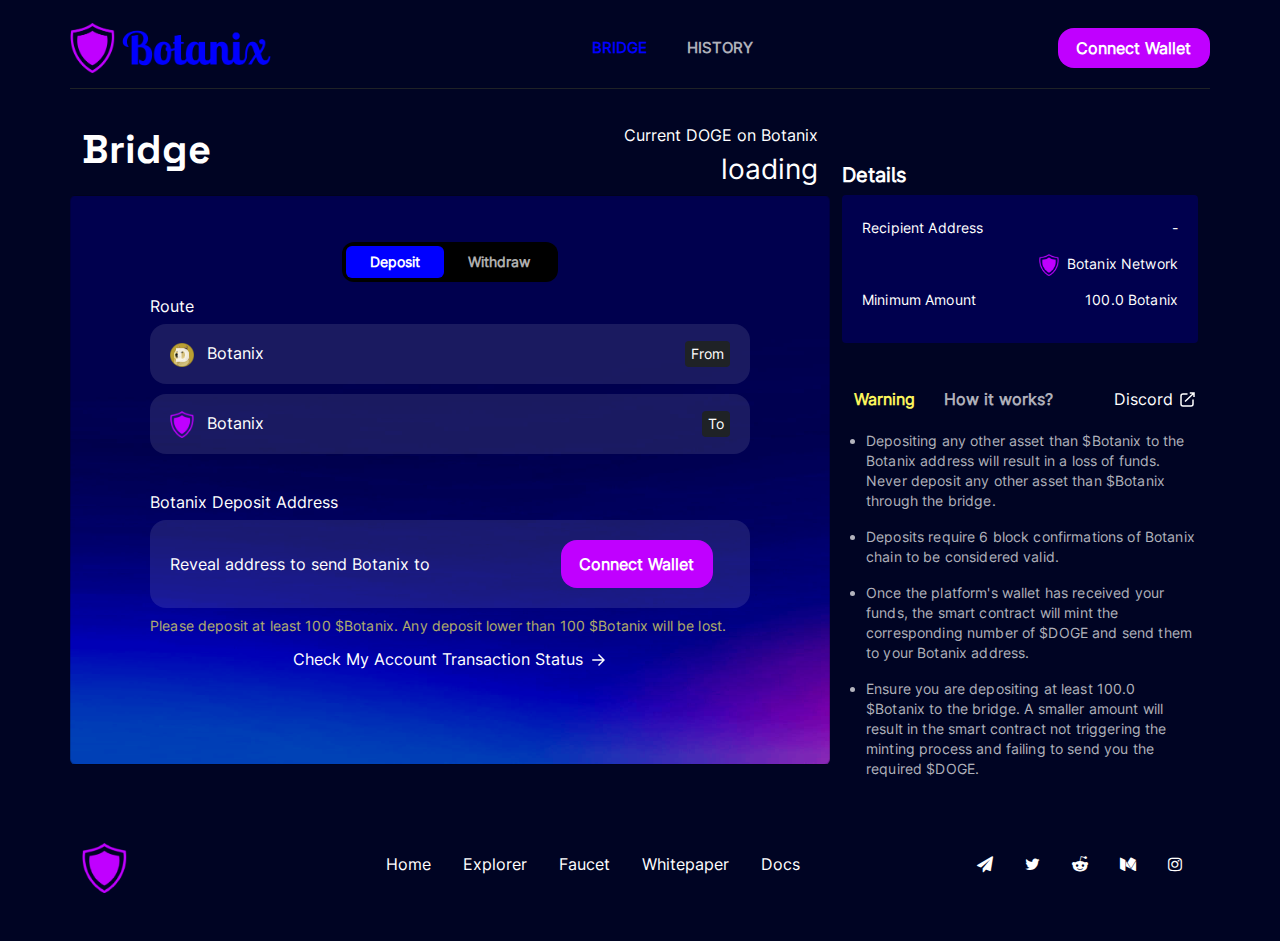
<file: index.html>
<!DOCTYPE html>
<html lang="en">
<head>
    <meta charset="UTF-8">
    <meta http-equiv="X-UA-Compatible" content="IE=edge">
    <meta name="viewport" content="width=device-width, initial-scale=1.0">
    <title>Botanix</title>
    <link rel="shortcut icon" type="image/x-icon" href="assets/images/Botanix.png">
    <link rel="stylesheet" href="assets/css/font-awesome.min.css">
    <link rel="stylesheet" href="assets/css/bootstrap.min.css">
    <link rel="stylesheet" href="assets/css/umi.css">
    <link rel="stylesheet" href="assets/css/animate.min.css">
    <link rel="stylesheet" href="assets/css/main.css">
</head>
<body>
    <div class="wrapper">
        <header class="top-header">
            <nav class="navbar navbar-expand-lg">
                <div class="container box-shadow">
                    <a class="navbar-brand MuiBox-root css-1yxbty" href="/">
                      <img src="assets/images/botanix-low-resolution-logo-color-on-transparent-background.png" height="50" alt="Logo">
                      <!-- <img src="assets/images/Botanix.png" height="21" alt="doge chain"> -->
                    </a>
                    <button class="navbar-toggler" type="button" data-bs-toggle="collapse" data-bs-target="#navbarSupportedContent" aria-controls="navbarSupportedContent" aria-expanded="false" aria-label="Toggle navigation">
                        <i class="fa fa-bars" aria-hidden="true"></i>
                    </button>
                    <div class="collapse navbar-collapse" id="navbarSupportedContent">
                    <ul class="navbar-nav ms-auto me-auto mb-2 mb-lg-0">
                        <li class="nav-item">
                            <a class="btn btn-outline-primary active" aria-current="page" href="index.html">Bridge</a>
                        </li>
                        <li class="nav-item">
                            <a class="btn btn-outline-primary" href="history.html">History</a>
                        </li>
                    </ul>
                    <form class="d-flex" role="search">
                        <button class="btn btn-primary connect-wallet" type="submit"> Connect Wallet</button>
                    </form>
                    </div>
                </div>
            </nav>
        </header>
        <main class="main-content pb-5">
            <section class="hero-two-slider-area pt-30">
                <div class="container">
                    <div class="row">
                        <div class="col-12 col-sm-12 col-md-12 col-lg-8 col-xl-8 bridge-box___R3Jym">
                            <div class="row">
                                <div class="col heading-title">
                                    <h1>
                                        Bridge
                                    </h1>
                                </div>
                                <div class="col heading-title text-end">
                                    <h6 class="MuiTypography-root MuiTypography-subtitle1 css-1l2ys5m">Current DOGE on Botanix</h6>
                                    <h3 class="MuiTypography-root MuiTypography-h3 css-9vbocm">loading</h3>
                                </div>
                            </div>
                            <div class="row">
                                <div class="card content___1eum-">
                                    <div class="card-body">
                                        <ul class="nav nav-pills mb-3 justify-content-center" id="pills-tab" role="tablist">
                                            <span class="tabs___CyhWy css-j9byi2">
                                              <li class="nav-item" role="presentation">
                                                <button class="nav-link css-88mip5 btn btn-warning active" id="pills-deposit-tab" data-bs-toggle="pill" data-bs-target="#pills-deposit" type="button" role="tab" aria-controls="pills-deposit" aria-selected="true">Deposit</button>
                                              </li>
                                              <li class="nav-item" role="presentation">
                                                <button class="nav-link css-88mip5 btn btn-warning" id="pills-withdraw-tab" data-bs-toggle="pill" data-bs-target="#pills-withdraw" type="button" role="tab" aria-controls="pills-withdraw" aria-selected="false">Withdraw</button>
                                              </li>
                                            </span>
                                        </ul>
                                        <div class="tab-content" id="pills-tabContent">
                                          <div class="tab-pane fade show active" id="pills-deposit" role="tabpanel" aria-labelledby="pills-deposit-tab" tabindex="0">
                                                <div class="tab-body___34Ogn">
                                                    <div>
                                                        <label class="MuiTypography-root MuiTypography-subtitle2 css-1xnmdgu">Route</label>
                                                        <div class="line-label___cF6x9 css-1xhj18k">
                                                            <div>
                                                                <img src="assets/images/doge@3x.png" alt="" width="24">
                                                                <span>Botanix</span>
                                                            </div>
                                                            <div class="line-tag___14iHs">From</div>
                                                        </div>
                                                        <div class="line-label___cF6x9 css-1xhj18k">
                                                            <div>
                                                                <img src="assets/images/Botanix.png" alt="" width="24">
                                                                <span>Botanix</span>
                                                            </div>
                                                            <div class="line-tag___14iHs">To</div>
                                                        </div>
                                                    </div>
                                                    <div class="deposit-confrim___2VynG">
                                                        <label class="MuiTypography-root MuiTypography-subtitle2 css-1xnmdgu">Botanix Deposit Address</label>
                                                        <div class="MuiGrid-root MuiGrid-container css-1o16k6s">
                                                            <div class="MuiGrid-root MuiGrid-item MuiGrid-grid-xs-12 MuiGrid-grid-md-8 css-1gdk3li">Reveal address to send Botanix to</div>
                                                            <div class="MuiGrid-root MuiGrid-item MuiGrid-grid-xs-12 MuiGrid-grid-md-4 css-ok4be4">
                                                                <div class="MuiBox-root css-xi606m">
                                                                    <button class="MuiButtonBase-root MuiButton-root MuiButton-contained MuiButton-containedPrimary MuiButton-sizeMedium MuiButton-containedSizeMedium MuiButton-disableElevation MuiButton-root MuiButton-contained MuiButton-containedPrimary MuiButton-sizeMedium MuiButton-containedSizeMedium MuiButton-disableElevation css-1pwuv4b" tabindex="0" type="button">Connect Wallet<span class="MuiTouchRipple-root css-w0pj6f"></span></button>
                                                                </div>
                                                            </div>
                                                        </div>
                                                        <p class="MuiTypography-root MuiTypography-body1 css-11g9m1z">Please deposit at least 100 $Botanix. Any deposit lower than 100 $Botanix will be lost.</p>
                                                        <p class="MuiTypography-root MuiTypography-body2 css-1wh0v6x">
                                                            <a data-underline="true" href="/account">Check My Account Transaction Status&nbsp;<img src="[data-uri]" width="20" alt="arrow"></a>
                                                        </p>
                                                    </div>
                                                </div>
                                          </div>
                                          <div class="tab-pane fade" id="pills-withdraw" role="tabpanel" aria-labelledby="pills-withdraw-tab" tabindex="0">
                                              <div class="tab-body___34Ogn">
                                                <label class="MuiTypography-root MuiTypography-subtitle2 css-1xnmdgu">Route</label>
                                                <div class="line-label___cF6x9 css-1xhj18k">
                                                    <div>
                                                        <img src="assets/images/Botanix.png" alt="" width="24">
                                                        <span>Botanix</span>
                                                    </div>
                                                    <div class="line-tag___14iHs">From</div>
                                                </div>
                                                <div class="line-label___cF6x9 css-1xhj18k">
                                                    <div>
                                                        <img src="assets/images/doge@3x.png" alt="" width="24">
                                                        <span>Botanix</span>
                                                    </div>
                                                    <div class="line-tag___14iHs">To</div>
                                                </div>
                                                <div class="css-1jpwfib">
                                                    <label class="MuiTypography-root MuiTypography-subtitle2 css-1xnmdgu">Amount</label>
                                                    <label class="MuiTypography-root MuiTypography-subtitle2 css-1xnmdgu">Available: -&nbsp;DOGE</label>
                                                </div>
                                                <div class="MuiInputBase-root MuiOutlinedInput-root MuiInputBase-colorPrimary MuiInputBase-fullWidth MuiInputBase-adornedEnd input-box___1cjEj undefined css-1uuk5q7">
                                                    <input type="text" class="MuiInputBase-input MuiOutlinedInput-input MuiInputBase-inputAdornedEnd css-1sjjz1z" value="0" spellcheck="false" data-ms-editor="true">
                                                    <div class="suffix___JqbLO">
                                                        <p class="MuiTypography-root MuiTypography-body2 css-1lcbwqx">&nbsp;&nbsp;DOGE</p>
                                                        <button class="MuiButtonBase-root MuiButton-root MuiButton-contained MuiButton-containedInfo MuiButton-sizeSmall MuiButton-containedSizeSmall MuiButton-disableElevation MuiButton-root MuiButton-contained MuiButton-containedInfo MuiButton-sizeSmall MuiButton-containedSizeSmall MuiButton-disableElevation css-1uo2vpk" tabindex="0" type="button">Max<span class="MuiTouchRipple-root css-w0pj6f"></span></button>
                                                    </div>
                                                    <fieldset aria-hidden="true" class="MuiOutlinedInput-notchedOutline css-nqlg3w">
                                                        <legend class="css-ihdtdm">
                                                            <span class="notranslate">&ZeroWidthSpace;</span>
                                                        </legend>
                                                    </fieldset>
                                                </div>
                                                <p class="MuiTypography-root MuiTypography-body2 css-pyk2q7">You will receive: 0&nbsp;
                                                    <span>
                                                        <img src="assets/images/doge@3x.png" width="24" alt="Botanix">&nbsp;DOGE
                                                    </span>
                                                </p>
                                                <label class="MuiTypography-root MuiTypography-subtitle2 css-1afqjgi">Recipient Address</label>
                                                <div class="MuiInputBase-root MuiOutlinedInput-root MuiInputBase-colorPrimary MuiInputBase-fullWidth input-box___1cjEj undefined css-1aoezgt">
                                                    <input placeholder="Enter Botanix's Recipient Address" type="text" class="MuiInputBase-input MuiOutlinedInput-input css-gvq0ny" value="" spellcheck="false" data-ms-editor="true">
                                                    <fieldset aria-hidden="true" class="MuiOutlinedInput-notchedOutline css-nqlg3w">
                                                        <legend class="css-ihdtdm">
                                                            <span class="notranslate">&ZeroWidthSpace;</span>
                                                        </legend>
                                                    </fieldset>
                                                </div>
                                                <div class="MuiBox-root css-xi606m">
                                                    <button class="MuiButtonBase-root MuiButton-root MuiButton-contained MuiButton-containedPrimary MuiButton-sizeMedium MuiButton-containedSizeMedium MuiButton-disableElevation MuiButton-root MuiButton-contained MuiButton-containedPrimary MuiButton-sizeMedium MuiButton-containedSizeMedium MuiButton-disableElevation css-z5e92a" tabindex="0" type="button">Connect Wallet<span class="MuiTouchRipple-root css-w0pj6f"></span></button>
                                                </div>
                                            </div>
                                          </div>
                                        </div>
                                    </div>
                                </div>
                            </div>
                        </div>
                        <div class="col-12 col-sm-12 col-md-12 col-lg-4 col-xl-4">
                            <div id="deposit_94kI" class="details-box___2O4Pz MuiBox-root css-1hx4fhb">
                                <h2 class="MuiTypography-root MuiTypography-h2 css-1pxzq5p">Details</h2>
                                <ul class="list-item___baA3d">
                                    <li>
                                        <label>Recipient Address</label>
                                        <span>-</span>
                                    </li>
                                    <li>
                                        <label></label>
                                        <span><img src="assets/images/Botanix.png" width="20" alt="DC">&nbsp; Botanix Network</span>
                                    </li>
                                    <li>
                                        <label>Minimum Amount</label>
                                        <span>100.0 Botanix</span>
                                    </li>
                                </ul>
                                <div class="deposit-warning___y94kI MuiBox-root css-1hoedrh">
                                    <div class="MuiGrid-root MuiGrid-container css-v3z1wi">
                                        <div class="MuiGrid-root MuiGrid-item css-koo75d">
                                            <button id="warning" class="active MuiButtonBase-root MuiButton-root MuiButton-text MuiButton-textSecondary MuiButton-sizeSmall MuiButton-textSizeSmall MuiButton-disableElevation MuiButton-root MuiButton-text MuiButton-textSecondary MuiButton-sizeSmall MuiButton-textSizeSmall MuiButton-disableElevation css-16g99tr" tabindex="0" type="button">Warning<span class="MuiTouchRipple-root css-w0pj6f"></span></button>&nbsp;<button id="how-it-work" class="MuiButtonBase-root MuiButton-root MuiButton-text MuiButton-textBody1 MuiButton-sizeSmall MuiButton-textSizeSmall MuiButton-disableElevation MuiButton-root MuiButton-text MuiButton-textBody1 MuiButton-sizeSmall MuiButton-textSizeSmall MuiButton-disableElevation css-1bd99r0" tabindex="0" type="button">How it works?<span class="MuiTouchRipple-root css-w0pj6f"></span></button>
                                        </div>
                                        <div class="MuiGrid-root MuiGrid-item css-1wxaqej">
                                            <a href="https://discord.com/" target="_blank" data-underline="true" rel="noreferrer">Discord&nbsp;<svg width="20" height="20" viewBox="0 0 20 20" fill="none" stroke="#fff" style="vertical-align: text-bottom;"><path d="M15 10.5V15a2 2 0 0 1-2 2H5a2 2 0 0 1-2-2V7a2 2 0 0 1 2-2h4.5M7 12.5L16 4M11.765 4H16v4" stroke-width="1.5"></path></svg></a>
                                        </div>
                                    </div>
                                    <ul id="ul-deposit">
                                        <li>Depositing any other asset than $Botanix to the Botanix address will result in a loss of funds. Never deposit any other asset than $Botanix through the bridge.</li>
                                        <li>Deposits require 6 block confirmations of Botanix chain to be considered valid.</li>
                                        <li>Once the platform's wallet has received your funds, the smart contract will mint the corresponding number of $DOGE and send them to your Botanix address.</li>
                                        <li>Ensure you are depositing at least 100.0 $Botanix to the bridge. A smaller amount will result in the smart contract not triggering the minting process and failing to send you the required $DOGE.</li>
                                    </ul>
                                    <dl id="dl-deposit">
                                        <dt>Step 1</dt>
                                        <dd>Connect your Metamask browser extension to the web app. Go to your Metamask wallet and follow the instructions to switch to the Botanix mainnet.</dd>
                                        <dt>Step 2</dt>
                                        <dd>Click on “Confirm” to reveal the Botanix address where you need to send your $Botanix.</dd>
                                        <dt>Step 3</dt>
                                        <dd>Copy this address to your Botanix wallet and send the desired amount of $Botanix that you wish to bridge on the chain (minimum&nbsp;100.0).</dd>
                                        <dt>Step 4</dt>
                                        <dd>The protocol will wait for 6 network confirmations to mint the corresponding $DOGE. Once the transfer is confirmed, it will send the tokens to your EVM Botanix wallet.</dd>
                                    </dl>
                                </div>
                            </div>
                              
                            <div id="withdraw_94kI" class="details-box___2O4Pz MuiBox-root css-1hx4fhb">
                                <h2 class="MuiTypography-root MuiTypography-h2 css-1pxzq5p">Details</h2>
                                <ul class="list-item___baA3d">
                                    <li><label>Fees</label><span>0.1%</span></li>
                                    <li><label>Minimum Amount</label><span>- DOGE</span></li>
                                </ul>
                                <div class="withdraw-warning___sWHjs MuiBox-root css-1hoedrh">
                                    <div class="MuiBox-root css-0">
                                        <button id="warning-2" class="active MuiButtonBase-root MuiButton-root MuiButton-text MuiButton-textSecondary MuiButton-sizeSmall MuiButton-textSizeSmall MuiButton-disableElevation MuiButton-root MuiButton-text MuiButton-textSecondary MuiButton-sizeSmall MuiButton-textSizeSmall MuiButton-disableElevation css-16g99tr" tabindex="0" type="button">Warning<span class="MuiTouchRipple-root css-w0pj6f"></span></button>&nbsp;<button id="how-it-work-2" class="MuiButtonBase-root MuiButton-root MuiButton-text MuiButton-textBody1 MuiButton-sizeSmall MuiButton-textSizeSmall MuiButton-disableElevation MuiButton-root MuiButton-text MuiButton-textBody1 MuiButton-sizeSmall MuiButton-textSizeSmall MuiButton-disableElevation css-1bd99r0" tabindex="0" type="button">How it works?<span class="MuiTouchRipple-root css-w0pj6f"></span></button>
                                    </div>
                                    <ul id="ul-withdraw">
                                        <li>Only provide a Botanix mainnet address for the withdrawal of funds. Any other address type will result in the loss of your $Botanix.</li>
                                        <li>The protocol will send your $Botanix within 7 days following your withdrawal request.</li>
                                        <li>Ensure you are withdrawing the minimum amount of - $Botanix to your wallet. A smaller amount will result in your request being denied.</li>
                                        <li>The protocol requires a no-spam fee of <span>-%</span> upon each withdrawal.</li>
                                    </ul>
                                    <dl id="dl-withdraw"><dt>Step 1</dt><dd>Provide the amount of $DOGE you wish to send to the burn address and reclaim the equivalent amount of $Botanix.</dd><dt>Step 2</dt><dd>Paste your Botanix mainnet address in the field and click “Withdraw”.</dd><dt>Step 3</dt><dd>Once your $DOGE have been sent to the burn address, the protocol will send you the same amount of $Botanix within 7 days.</dd></dl>
                                </div>
                            </div>      
                        </div>
                    </div>
                </div>
            </section>
        </main>
        <footer>
            <section class="hero-footer pb-5">
                <div class="container">
                    <div class="row">
                        <div class="col-12 col-sm-12 col-md-12 col-lg-3 col-xl-3">
                            <div class="footer-logo">
                                <img src="assets/images/Botanix.png" height="50" alt="Logo">
                            </div>
                        </div>
                        <div class="col-12 col-sm-12 col-md-12 col-lg-5 col-xl-5">
                            <div class="social-media">
                                <ul class="nav justify-content-center me-auto">
                                    <li class="nav-item">
                                      <a class="nav-link" href="#">
                                        Home
                                      </a>
                                    </li>
                                    <li class="nav-item">
                                      <a class="nav-link" href="#">
                                        Explorer
                                      </a>
                                    </li>
                                    <li class="nav-item">
                                      <a class="nav-link" href="#">
                                        Faucet
                                      </a>
                                    </li>
                                    <li class="nav-item">
                                      <a class="nav-link" href="#">
                                        Whitepaper
                                      </a>
                                    </li>
                                    <li class="nav-item">
                                      <a class="nav-link" href="#">
                                        Docs
                                      </a>
                                    </li>
                                </ul>
                            </div>
                        </div>
                        <div class="col-12 col-sm-12 col-md-12 col-lg-4 col-xl-4">
                            <div class="social-media">
                                <ul class="nav justify-content-end me-auto">
                                    <li class="nav-item">
                                      <a class="nav-link" href="#">
                                        <i class="fa fa-paper-plane" aria-hidden="true"></i>
                                      </a>
                                    </li>
                                    <li class="nav-item">
                                      <a class="nav-link" href="#">
                                        <i class="fa fa-twitter" aria-hidden="true"></i>
                                      </a>
                                    </li>
                                    <li class="nav-item">
                                      <a class="nav-link" href="#">
                                        <i class="fa fa-reddit-alien" aria-hidden="true"></i>
                                      </a>
                                    </li>
                                    <li class="nav-item">
                                      <a class="nav-link">
                                        <i class="fa fa-medium" aria-hidden="true"></i>
                                      </a>
                                    </li>
                                    <li class="nav-item">
                                      <a class="nav-link">
                                        <i class="fa fa-instagram" aria-hidden="true"></i>
                                      </a>
                                    </li>
                                </ul>
                            </div>
                        </div>
                    </div>
                </div>
            </section>
        </footer>
    </div>
    <script src="https://ajax.googleapis.com/ajax/libs/jquery/3.6.4/jquery.min.js"></script>
    <script src="assets/js/bootstrap.bundle.min.js"></script>
    <script>
        $(document).ready(function(){
          $("#pills-deposit-tab").click(function(){
            $("#deposit_94kI").show();
            $("#withdraw_94kI").hide();
          });
          $("#pills-withdraw-tab").click(function(){
            $("#deposit_94kI").hide();
            $("#withdraw_94kI").show();
          });
        });



        $(document).ready(function(){
          $("#warning").click(function(){
            $("#ul-deposit").show();
            $("#dl-deposit").hide();
            $("#warning").addClass("active");
            $("#how-it-work").removeClass("active");
          });
          $("#how-it-work").click(function(){
            $("#ul-deposit").hide();
            $("#dl-deposit").show();
            $("#warning").removeClass("active");
            $("#how-it-work").addClass("active");
          });
        });


        $(document).ready(function(){
          $("#warning-2").click(function(){
            $("#ul-withdraw").show();
            $("#dl-withdraw").hide();
            $("#warning-2").addClass("active");
            $("#how-it-work-2").removeClass("active");
          });
          $("#how-it-work-2").click(function(){
            $("#ul-withdraw").hide();
            $("#dl-withdraw").show();
            $("#warning-2").removeClass("active");
            $("#how-it-work-2").addClass("active");
          });
        });
    </script>
</body>
</html>
</file>
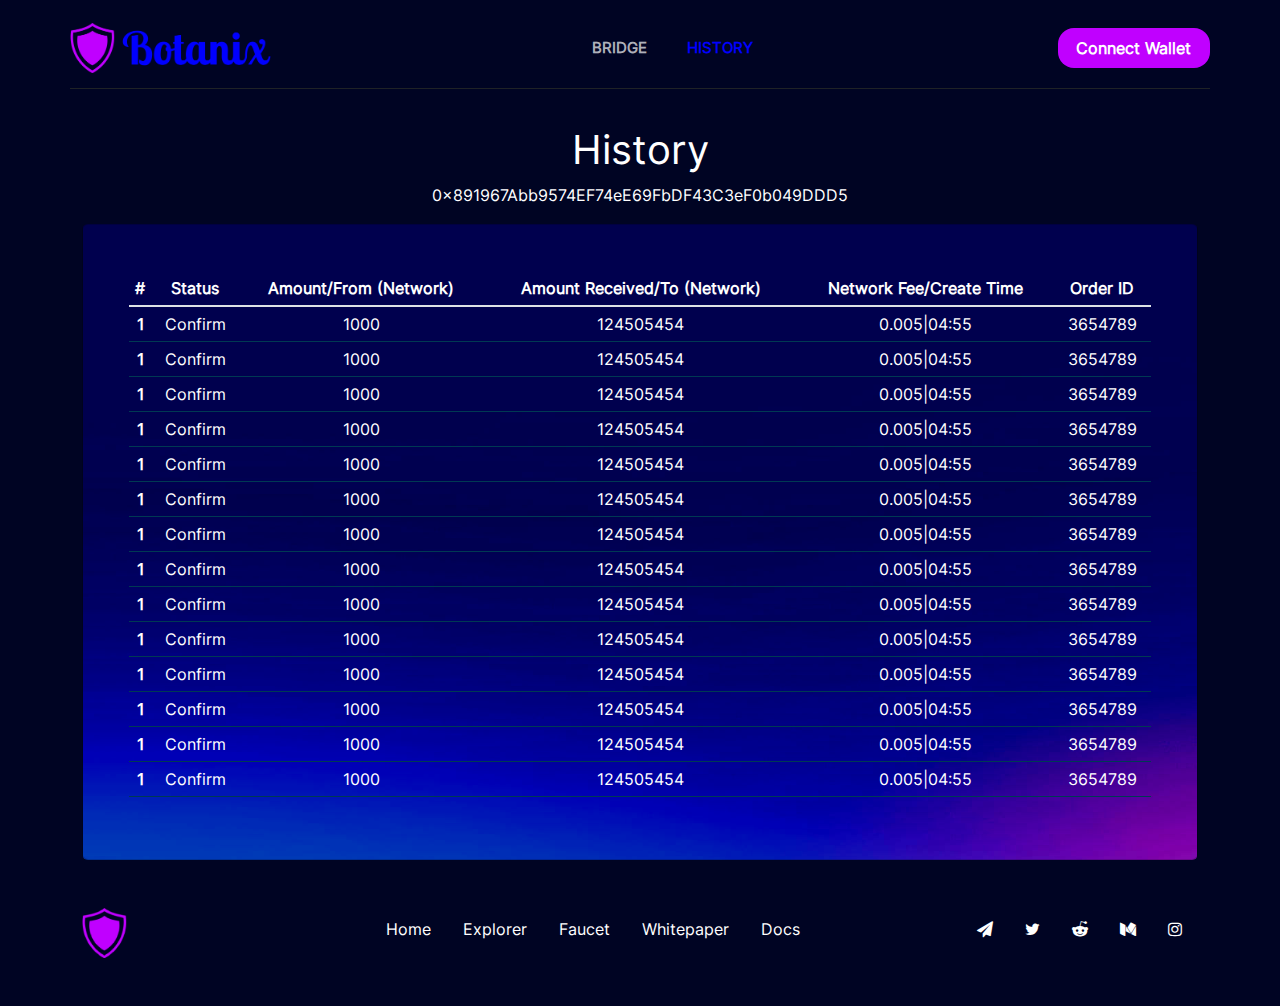
<file: history.html>
<!DOCTYPE html>
<html lang="en">
<head>
    <meta charset="UTF-8">
    <meta http-equiv="X-UA-Compatible" content="IE=edge">
    <meta name="viewport" content="width=device-width, initial-scale=1.0">
    <title>Botanix</title>
    <link rel="shortcut icon" type="image/x-icon" href="assets/images/dogechain.png">
    <link rel="stylesheet" href="assets/css/font-awesome.min.css">
    <link rel="stylesheet" href="assets/css/bootstrap.min.css">
    <link rel="stylesheet" href="assets/css/umi.css">
    <link rel="stylesheet" href="assets/css/animate.min.css">
    <link rel="stylesheet" href="assets/css/main.css">
</head>
<body>
    <div class="wrapper">
        <header class="top-header">
            <nav class="navbar navbar-expand-lg">
                <div class="container box-shadow">
                    <a class="navbar-brand MuiBox-root css-1yxbty" href="/">
                      <img src="assets/images/botanix-low-resolution-logo-color-on-transparent-background.png" height="50" alt="Logo">
                      <!-- <img src="assets/images/dogechain.png" height="21" alt="doge chain"> -->
                    </a>
                    <button class="navbar-toggler" type="button" data-bs-toggle="collapse" data-bs-target="#navbarSupportedContent" aria-controls="navbarSupportedContent" aria-expanded="false" aria-label="Toggle navigation">
                        <i class="fa fa-bars" aria-hidden="true"></i>
                    </button>
                    <div class="collapse navbar-collapse" id="navbarSupportedContent">
                    <ul class="navbar-nav ms-auto me-auto mb-2 mb-lg-0">
                        <li class="nav-item">
                            <a class="btn btn-outline-primary" aria-current="page" href="index.html">Bridge</a>
                        </li>
                        <li class="nav-item">
                            <a class="btn btn-outline-primary active" href="history.html">History</a>
                        </li>
                    </ul>
                    <form class="d-flex" role="search">
                        <button class="btn btn-primary connect-wallet" type="submit"> Connect Wallet</button>
                    </form>
                    </div>
                </div>
            </nav>
        </header>
        <main class="main-content pb-5">
            <section class="hero-two-slider-area pt-30 MuiBox-root css-1soagrl">
                <div class="container">
                    <div class="row" style="display: none;">
                        <div class="MuiContainer-root MuiContainer-maxWidthLg css-15a1tsy">
                            <div class="MuiBox-root css-vtn2l4">
                                <div class="coming___2vpb5">
                                    <div class="doge-icon___3wird animate__animated animate__fadeInLeft">
                                        <img src="assets/images/doge.png" width="216" alt="doge">
                                        <img src="assets/images/hot.png" width="80" alt="hot">
                                    </div>
                                    <h2 class="MuiTypography-root MuiTypography-h2 css-12ibeeb">Connect Wallet to see you account activity</h2>
                                </div>
                            </div>
                            <div class="MuiBox-root css-xi606m">
                                <button class="MuiButtonBase-root MuiButton-root MuiButton-contained MuiButton-containedPrimary MuiButton-sizeMedium MuiButton-containedSizeMedium MuiButton-disableElevation MuiButton-root MuiButton-contained MuiButton-containedPrimary MuiButton-sizeMedium MuiButton-containedSizeMedium MuiButton-disableElevation css-oxvay8" tabindex="0" type="button">Connect Wallet<span class="MuiTouchRipple-root css-w0pj6f"></span></button>
                            </div>
                        </div>
                    </div>
                    <div class="row justify-content-center">
                        <div class="col-12 col-sm-12 col-md-12 col-lg-12 col-xl-12 text-center">
                            <h1>History</h1>
                            <p>0x891967Abb9574EF74eE69FbDF43C3eF0b049DDD5</p>
                        </div>
                    </div>
                    <div class="row justify-content-center">
                        <div class="col-12 col-sm-12 col-md-12 col-lg-12 col-xl-12 bridge-box___R3Jym">
                            <div class="card content___1eum-">
                                <div class="card-body table-responsive">
                                    <table class="table table-hover history-table table-sm">
                                      <thead>
                                        <tr>
                                          <th scope="col">#</th>
                                          <th scope="col">Status</th>
                                          <th scope="col">Amount/From (Network)</th>
                                          <th scope="col">Amount Received/To (Network)</th>
                                          <th scope="col">Network Fee/Create Time</th>
                                          <th scope="col">Order ID</th>
                                        </tr>
                                      </thead>
                                      <tbody>
                                        <tr>
                                          <th scope="row">1</th>
                                          <td>Confirm</td>
                                          <td>1000</td>
                                          <td>124505454</td>
                                          <td>0.005|04:55</td>
                                          <td>3654789</td>
                                        </tr>
                                        <tr>
                                          <th scope="row">1</th>
                                          <td>Confirm</td>
                                          <td>1000</td>
                                          <td>124505454</td>
                                          <td>0.005|04:55</td>
                                          <td>3654789</td>
                                        </tr>
                                        <tr>
                                          <th scope="row">1</th>
                                          <td>Confirm</td>
                                          <td>1000</td>
                                          <td>124505454</td>
                                          <td>0.005|04:55</td>
                                          <td>3654789</td>
                                        </tr>
                                        <tr>
                                          <th scope="row">1</th>
                                          <td>Confirm</td>
                                          <td>1000</td>
                                          <td>124505454</td>
                                          <td>0.005|04:55</td>
                                          <td>3654789</td>
                                        </tr>
                                        <tr>
                                          <th scope="row">1</th>
                                          <td>Confirm</td>
                                          <td>1000</td>
                                          <td>124505454</td>
                                          <td>0.005|04:55</td>
                                          <td>3654789</td>
                                        </tr>
                                        <tr>
                                          <th scope="row">1</th>
                                          <td>Confirm</td>
                                          <td>1000</td>
                                          <td>124505454</td>
                                          <td>0.005|04:55</td>
                                          <td>3654789</td>
                                        </tr>
                                        <tr>
                                          <th scope="row">1</th>
                                          <td>Confirm</td>
                                          <td>1000</td>
                                          <td>124505454</td>
                                          <td>0.005|04:55</td>
                                          <td>3654789</td>
                                        </tr>
                                        <tr>
                                          <th scope="row">1</th>
                                          <td>Confirm</td>
                                          <td>1000</td>
                                          <td>124505454</td>
                                          <td>0.005|04:55</td>
                                          <td>3654789</td>
                                        </tr>
                                        <tr>
                                          <th scope="row">1</th>
                                          <td>Confirm</td>
                                          <td>1000</td>
                                          <td>124505454</td>
                                          <td>0.005|04:55</td>
                                          <td>3654789</td>
                                        </tr>
                                        <tr>
                                          <th scope="row">1</th>
                                          <td>Confirm</td>
                                          <td>1000</td>
                                          <td>124505454</td>
                                          <td>0.005|04:55</td>
                                          <td>3654789</td>
                                        </tr>
                                        <tr>
                                          <th scope="row">1</th>
                                          <td>Confirm</td>
                                          <td>1000</td>
                                          <td>124505454</td>
                                          <td>0.005|04:55</td>
                                          <td>3654789</td>
                                        </tr>
                                        <tr>
                                          <th scope="row">1</th>
                                          <td>Confirm</td>
                                          <td>1000</td>
                                          <td>124505454</td>
                                          <td>0.005|04:55</td>
                                          <td>3654789</td>
                                        </tr>
                                        <tr>
                                          <th scope="row">1</th>
                                          <td>Confirm</td>
                                          <td>1000</td>
                                          <td>124505454</td>
                                          <td>0.005|04:55</td>
                                          <td>3654789</td>
                                        </tr>
                                        <tr>
                                          <th scope="row">1</th>
                                          <td>Confirm</td>
                                          <td>1000</td>
                                          <td>124505454</td>
                                          <td>0.005|04:55</td>
                                          <td>3654789</td>
                                        </tr>
                                      </tbody>
                                    </table>
                                </div>
                            </div>
                        </div>
                    </div>
                </div>
            </section>
        </main>
        <footer>
            <section class="hero-footer pb-5">
                <div class="container">
                    <div class="row">
                        <div class="col-12 col-sm-12 col-md-12 col-lg-3 col-xl-3">
                            <div class="footer-logo">
                                <img src="assets/images/dogechain.png" height="50" alt="Logo">
                            </div>
                        </div>
                        <div class="col-12 col-sm-12 col-md-12 col-lg-5 col-xl-5">
                            <div class="social-media">
                                <ul class="nav justify-content-center me-auto">
                                    <li class="nav-item">
                                      <a class="nav-link" href="#">
                                        Home
                                      </a>
                                    </li>
                                    <li class="nav-item">
                                      <a class="nav-link" href="#">
                                        Explorer
                                      </a>
                                    </li>
                                    <li class="nav-item">
                                      <a class="nav-link" href="#">
                                        Faucet
                                      </a>
                                    </li>
                                    <li class="nav-item">
                                      <a class="nav-link" href="#">
                                        Whitepaper
                                      </a>
                                    </li>
                                    <li class="nav-item">
                                      <a class="nav-link" href="#">
                                        Docs
                                      </a>
                                    </li>
                                </ul>
                            </div>
                        </div>
                        <div class="col-12 col-sm-12 col-md-12 col-lg-4 col-xl-4">
                            <div class="social-media">
                                <ul class="nav justify-content-end me-auto">
                                    <li class="nav-item">
                                      <a class="nav-link" href="#">
                                        <i class="fa fa-paper-plane" aria-hidden="true"></i>
                                      </a>
                                    </li>
                                    <li class="nav-item">
                                      <a class="nav-link" href="#">
                                        <i class="fa fa-twitter" aria-hidden="true"></i>
                                      </a>
                                    </li>
                                    <li class="nav-item">
                                      <a class="nav-link" href="#">
                                        <i class="fa fa-reddit-alien" aria-hidden="true"></i>
                                      </a>
                                    </li>
                                    <li class="nav-item">
                                      <a class="nav-link">
                                        <i class="fa fa-medium" aria-hidden="true"></i>
                                      </a>
                                    </li>
                                    <li class="nav-item">
                                      <a class="nav-link">
                                        <i class="fa fa-instagram" aria-hidden="true"></i>
                                      </a>
                                    </li>
                                </ul>
                            </div>
                        </div>
                    </div>
                </div>
            </section>
        </footer>
    </div>
    <script src="https://ajax.googleapis.com/ajax/libs/jquery/3.6.4/jquery.min.js"></script>
    <script src="assets/js/bootstrap.bundle.min.js"></script>
    <script>
        $(document).ready(function(){
          $("#pills-deposit-tab").click(function(){
            $("#deposit_94kI").show();
            $("#withdraw_94kI").hide();
          });
          $("#pills-withdraw-tab").click(function(){
            $("#deposit_94kI").hide();
            $("#withdraw_94kI").show();
          });
        });
    </script>
</body>
</html>
</file>
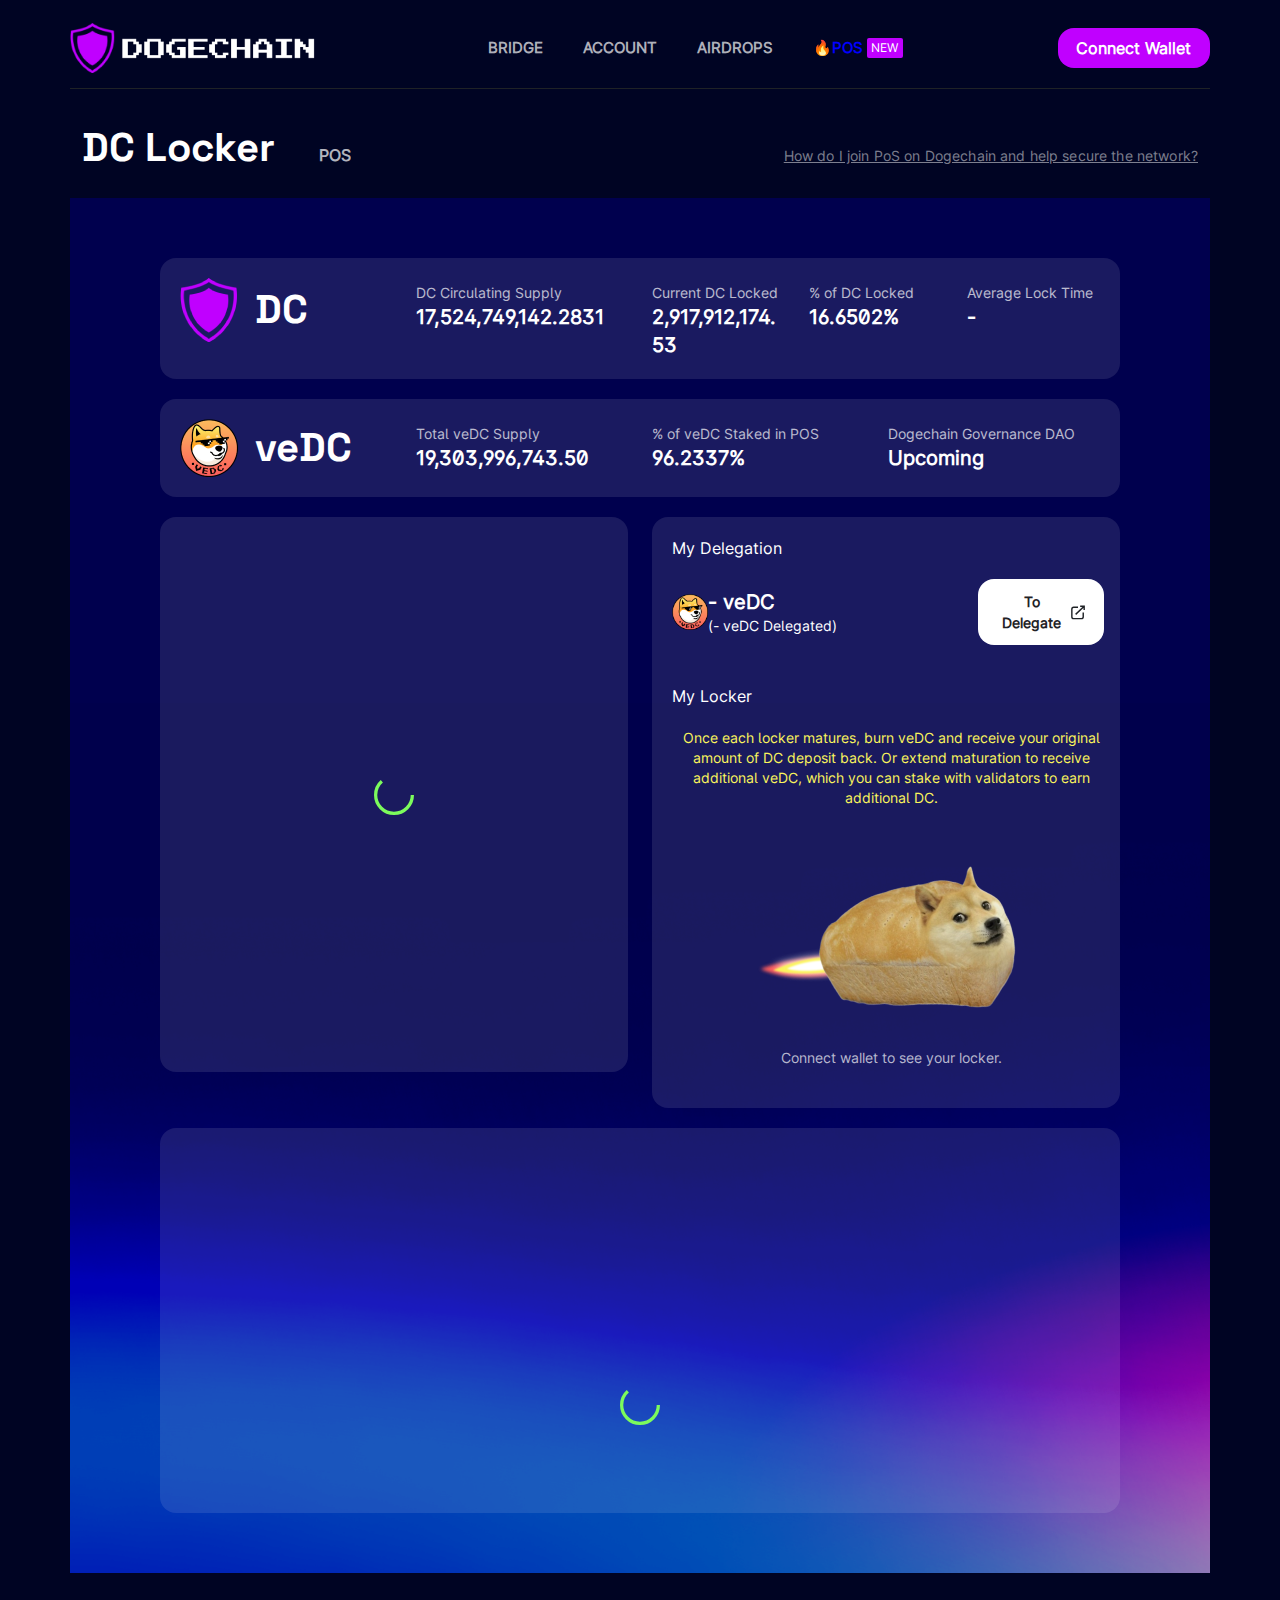
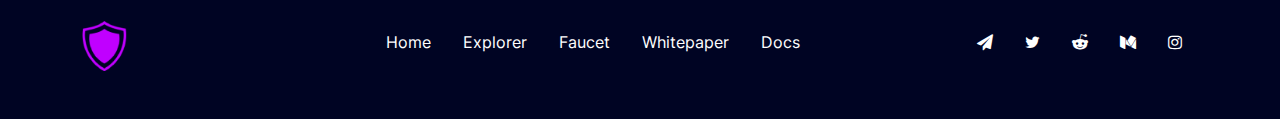
<file: locker.html>
<!DOCTYPE html>
<html lang="en">
<head>
    <meta charset="UTF-8">
    <meta http-equiv="X-UA-Compatible" content="IE=edge">
    <meta name="viewport" content="width=device-width, initial-scale=1.0">
    <title>Bridge</title>
    <link rel="stylesheet" href="assets/css/font-awesome.min.css">
    <link rel="stylesheet" href="assets/css/bootstrap.min.css">
    <link rel="stylesheet" href="assets/css/umi.css">
    <link rel="stylesheet" href="assets/css/animate.min.css">
    <link rel="stylesheet" href="assets/css/main.css">
</head>
<body>
    <div class="wrapper">
        <header class="top-header">
            <nav class="navbar navbar-expand-lg">
                <div class="container box-shadow">
                    <a class="navbar-brand MuiBox-root css-1yxbty" href="/">
                      <img src="assets/images/dogechain.png" height="50" alt="Logo">
                      <img src="assets/images/title.png" height="21" alt="doge chain">
                    </a>
                    <button class="navbar-toggler" type="button" data-bs-toggle="collapse" data-bs-target="#navbarSupportedContent" aria-controls="navbarSupportedContent" aria-expanded="false" aria-label="Toggle navigation">
                        <i class="fa fa-bars" aria-hidden="true"></i>
                    </button>
                    <div class="collapse navbar-collapse" id="navbarSupportedContent">
                    <ul class="navbar-nav ms-auto me-auto mb-2 mb-lg-0">
                        <li class="nav-item">
                            <a class="btn btn-outline-primary" aria-current="page" href="index.html">Bridge</a>
                        </li>
                        <li class="nav-item">
                            <a class="btn btn-outline-primary" href="account.html">Account</a>
                        </li>
                        <li class="nav-item">
                            <a href="airdrop.html" class="btn btn-outline-primary">Airdrops</a>
                        </li>
                        <li class="nav-item">
                            <a class="btn btn-outline-primary css-1ql6kts active" href="locker.html">🔥POS
                                <div class="MuiBox-root css-med3kq"><p class="MuiTypography-root MuiTypography-body1 css-1t6zy4y">NEW</p></div>
                            </a>
                        </li>
                    </ul>
                    <form class="d-flex" role="search">
                        <button class="btn btn-primary connect-wallet" type="submit"> Connect Wallet</button>
                    </form>
                    </div>
                </div>
            </nav>
        </header>
        <main class="main-content pb-5">
            <section class="hero-two-slider-area pt-30 MuiBox-root css-1soagrl">
                <div class="container">
                    <div class="row">
                        <div class="col-12 col-sm-12 col-md-6 col-lg-6 col-xl-6 MuiBox-root css-1bk7zz5 mb-3">
                           <h1 class="MuiTypography-root MuiTypography-h1 css-mns1yd">DC Locker</h1>
                           <button class="MuiButtonBase-root MuiButton-root MuiButton-text MuiButton-textPrimary MuiButton-sizeMedium MuiButton-textSizeMedium MuiButton-disableElevation MuiButton-root MuiButton-text MuiButton-textPrimary MuiButton-sizeMedium MuiButton-textSizeMedium MuiButton-disableElevation css-1l879kc" tabindex="0" type="button">POS<span class="MuiTouchRipple-root css-w0pj6f"></span></button> 
                        </div>
                        <div class="col-12 col-sm-12 col-md-6 col-lg-6 col-xl-6 text-end">
                            <p class="MuiTypography-root MuiTypography-body1 css-yk3783" aria-label="It's simple. First lock your DC in [DC Locker] for a preferred duration to get veDC. The longer you lock, the more veDC you get. And then delegate veDC in [PoS] to enjoy staking rewards in DC.">How do I join PoS on Dogechain and help secure the network?</p>
                        </div>
                    </div>
                    <div class="row">
                        <div class="col MuiBox-root css-oxtelw">
                            <div class="MuiBox-root css-cu94qs">
                                <div class="row">
                                    <div class="col-12 col-sm-6 col-md-4 col-lg-3 col-xl-3">
                                        <img class="MuiBox-root css-15mln8x" src="assets/images/dogechain.png">
                                        <span class="MuiTypography-root MuiTypography-body1 css-14b2gkv">DC</span>
                                    </div>
                                    <div class="col-12 col-sm-6 col-md-4 col-lg-3 col-xl-3">
                                        <div class="MuiBox-root css-n7qqlu"><div class="MuiBox-root css-70qvj9"><p class="MuiTypography-root MuiTypography-body1 css-ykla67">DC Circulating Supply</p></div><p class="MuiTypography-root MuiTypography-body1 css-7f0zdy">17,524,749,142.2831</p></div>
                                    </div>
                                    <div class="col-12 col-sm-6 col-md-4 col-lg-2 col-xl-2">
                                        <div class="MuiBox-root css-n7qqlu"><div class="MuiBox-root css-70qvj9"><p class="MuiTypography-root MuiTypography-body1 css-ykla67">Current DC Locked</p></div><p class="MuiTypography-root MuiTypography-body1 css-7f0zdy">2,917,912,174.53</p></div>
                                    </div>
                                    <div class="col-12 col-sm-6 col-md-4 col-lg-2 col-xl-2">
                                        <div class="MuiBox-root css-n7qqlu"><div class="MuiBox-root css-70qvj9"><p class="MuiTypography-root MuiTypography-body1 css-ykla67">% of DC Locked</p></div><p class="MuiTypography-root MuiTypography-body1 css-7f0zdy">16.6502%</p></div>
                                    </div>
                                    <div class="col-12 col-sm-6 col-md-4 col-lg-2 col-xl-2">
                                        <div class="MuiBox-root css-n7qqlu"><div class="MuiBox-root css-70qvj9"><p class="MuiTypography-root MuiTypography-body1 css-ykla67">Average Lock Time</p></div><p class="MuiTypography-root MuiTypography-body1 css-7f0zdy">-</p></div>
                                    </div>
                                </div>
                            </div>
                            <div class="MuiBox-root css-cu94qs">
                                <div class="row">
                                    <div class="col-12 col-sm-6 col-md-4 col-lg-3 col-xl-3">
                                        <img class="MuiBox-root css-15mln8x" src="assets/images/doge-2.png">
                                        <span class="MuiTypography-root MuiTypography-body1 css-14b2gkv">veDC</span>
                                    </div>
                                    <div class="col-12 col-sm-6 col-md-4 col-lg-3 col-xl-3">
                                        <div class="MuiBox-root css-n7qqlu"><div class="MuiBox-root css-70qvj9"><p class="MuiTypography-root MuiTypography-body1 css-ykla67">Total veDC Supply</p></div><p class="MuiTypography-root MuiTypography-body1 css-7f0zdy">19,303,996,743.50</p></div>
                                    </div>
                                    <div class="col-12 col-sm-6 col-md-4 col-lg-3 col-xl-3">
                                        <div class="MuiBox-root css-n7qqlu"><div class="MuiBox-root css-70qvj9"><p class="MuiTypography-root MuiTypography-body1 css-ykla67">% of veDC Staked in POS</p></div><p class="MuiTypography-root MuiTypography-body1 css-7f0zdy">96.2337%</p></div>
                                    </div>
                                    <div class="col-12 col-sm-6 col-md-4 col-lg-3 col-xl-3">
                                        <div class="MuiBox-root css-n7qqlu"><div class="MuiBox-root css-70qvj9"><p class="MuiTypography-root MuiTypography-body1 css-ykla67">Dogechain Governance DAO</p></div><p class="MuiTypography-root MuiTypography-body1 css-7f0zdy">Upcoming</p></div>
                                    </div>
                                </div>
                            </div>
                            <div class="MuiBox-root css-htaxn2">
                                <div class="row">
                                    <div class="col-12 col-sm-12 col-md-12 col-lg-6 col-xl-6">
                                        <div class="MuiBox-root css-v27d19">
                                            <div class="MuiBox-root css-10klw3m">
                                                <div class="MuiBox-root css-pwdx5x">
                                                    <span class="MuiCircularProgress-root MuiCircularProgress-indeterminate MuiCircularProgress-colorPrimary css-1sb4t0n" role="progressbar" style="width: 40px; height: 40px;">
                                                        <svg class="MuiCircularProgress-svg css-13o7eu2" viewBox="22 22 44 44">
                                                            <circle class="MuiCircularProgress-circle MuiCircularProgress-circleIndeterminate css-14891ef" cx="44" cy="44" r="20.2" fill="none" stroke-width="3.6"></circle>
                                                        </svg>
                                                    </span>
                                                </div>
                                            </div>
                                        </div>
                                    </div>
                                    <div class="col-12 col-sm-12 col-md-12 col-lg-6 col-xl-6">
                                        <div class="MuiBox-root css-1g9ytsm">
                                            <div class="MuiBox-root css-1mqtwjb">
                                                <p class="MuiTypography-root MuiTypography-body1 css-11ez7fo">My Delegation</p><div class="MuiBox-root css-1o3dfij">
                                                    <img class="MuiBox-root css-1l0qgzr" src="assets/images/doge-2.png">
                                                    <div style="width: 65%;">
                                                        <p class="MuiTypography-root MuiTypography-body1 css-17220an">- veDC</p>
                                                        <p class="MuiTypography-root MuiTypography-body1 css-ot7yyf">(- veDC Delegated)</p>
                                                    </div>
                                                    <button class="MuiButtonBase-root MuiButton-root MuiButton-contained MuiButton-containedPrimary MuiButton-sizeMedium MuiButton-containedSizeMedium MuiButton-disableElevation MuiButton-root MuiButton-contained MuiButton-containedPrimary MuiButton-sizeMedium MuiButton-containedSizeMedium MuiButton-disableElevation css-5mozur" tabindex="0" type="button">To Delegate<svg width="20" height="20" viewBox="0 0 20 20" fill="none" stroke="currentColor"><path d="M15 10.5V15a2 2 0 0 1-2 2H5a2 2 0 0 1-2-2V7a2 2 0 0 1 2-2h4.5M7 12.5L16 4M11.765 4H16v4" stroke-width="1.5"></path></svg><span class="MuiTouchRipple-root css-w0pj6f"></span></button>
                                                </div>
                                            </div>
                                            <div class="MuiBox-root css-y1gt6f">
                                                <p class="MuiTypography-root MuiTypography-body1 css-11ez7fo">My Locker</p>
                                                <p class="MuiTypography-root MuiTypography-body1 css-1xb3c37">Once each locker matures, burn veDC and receive your original amount of DC deposit back. Or extend maturation to receive additional veDC, which you can stake with validators to earn additional DC.</p>
                                                <div class="MuiBox-root css-ucbi2i">
                                                    <img class="MuiBox-root css-0" src="assets/images/rocket_bread_doge.0ae2d1e8.png">
                                                    <p class="MuiTypography-root MuiTypography-body1 css-1imnbsu">Connect wallet to see your locker.</p>
                                                </div>
                                            </div>
                                        </div>
                                    </div>
                                </div>
                            </div>
                            <div class="MuiBox-root css-1el0sfy">
                                <div class="MuiBox-root css-kj9u1d">
                                    <div class="MuiBox-root css-pwdx5x">
                                        <span class="MuiCircularProgress-root MuiCircularProgress-indeterminate MuiCircularProgress-colorPrimary css-1sb4t0n" role="progressbar" style="width: 40px; height: 40px;"><svg class="MuiCircularProgress-svg css-13o7eu2" viewBox="22 22 44 44"><circle class="MuiCircularProgress-circle MuiCircularProgress-circleIndeterminate css-14891ef" cx="44" cy="44" r="20.2" fill="none" stroke-width="3.6"></circle></svg></span>
                                    </div>
                                </div>
                            </div>
                        </div>
                    </div>
                </div>
            </section>
        </main>
        <footer>
            <section class="hero-footer pb-5">
                <div class="container">
                    <div class="row">
                        <div class="col-12 col-sm-12 col-md-12 col-lg-3 col-xl-3">
                            <div class="footer-logo">
                                <img src="assets/images/dogechain.png" height="50" alt="Logo">
                            </div>
                        </div>
                        <div class="col-12 col-sm-12 col-md-12 col-lg-5 col-xl-5">
                            <div class="social-media">
                                <ul class="nav justify-content-center me-auto">
                                    <li class="nav-item">
                                      <a class="nav-link" href="#">
                                        Home
                                      </a>
                                    </li>
                                    <li class="nav-item">
                                      <a class="nav-link" href="#">
                                        Explorer
                                      </a>
                                    </li>
                                    <li class="nav-item">
                                      <a class="nav-link" href="#">
                                        Faucet
                                      </a>
                                    </li>
                                    <li class="nav-item">
                                      <a class="nav-link" href="#">
                                        Whitepaper
                                      </a>
                                    </li>
                                    <li class="nav-item">
                                      <a class="nav-link" href="#">
                                        Docs
                                      </a>
                                    </li>
                                </ul>
                            </div>
                        </div>
                        <div class="col-12 col-sm-12 col-md-12 col-lg-4 col-xl-4">
                            <div class="social-media">
                                <ul class="nav justify-content-end me-auto">
                                    <li class="nav-item">
                                      <a class="nav-link" href="#">
                                        <i class="fa fa-paper-plane" aria-hidden="true"></i>
                                      </a>
                                    </li>
                                    <li class="nav-item">
                                      <a class="nav-link" href="#">
                                        <i class="fa fa-twitter" aria-hidden="true"></i>
                                      </a>
                                    </li>
                                    <li class="nav-item">
                                      <a class="nav-link" href="#">
                                        <i class="fa fa-reddit-alien" aria-hidden="true"></i>
                                      </a>
                                    </li>
                                    <li class="nav-item">
                                      <a class="nav-link">
                                        <i class="fa fa-medium" aria-hidden="true"></i>
                                      </a>
                                    </li>
                                    <li class="nav-item">
                                      <a class="nav-link">
                                        <i class="fa fa-instagram" aria-hidden="true"></i>
                                      </a>
                                    </li>
                                </ul>
                            </div>
                        </div>
                    </div>
                </div>
            </section>
        </footer>
    </div>
    <script src="https://ajax.googleapis.com/ajax/libs/jquery/3.6.4/jquery.min.js"></script>
    <script src="assets/js/bootstrap.bundle.min.js"></script>
    
</body>
</html>
</file>
<file: assets/css/umi.css>
:root{--toastify-color-light:#fff;--toastify-color-dark:#121212;--toastify-color-info:#3498db;--toastify-color-success:#07bc0c;--toastify-color-warning:#f1c40f;--toastify-color-error:#e74c3c;--toastify-color-transparent:hsla(0,0%,100%,0.7);--toastify-icon-color-info:var(--toastify-color-info);--toastify-icon-color-success:var(--toastify-color-success);--toastify-icon-color-warning:var(--toastify-color-warning);--toastify-icon-color-error:var(--toastify-color-error);--toastify-toast-width:320px;--toastify-toast-background:#fff;--toastify-toast-min-height:64px;--toastify-toast-max-height:800px;--toastify-font-family:sans-serif;--toastify-z-index:9999;--toastify-text-color-light:#757575;--toastify-text-color-dark:#fff;--toastify-text-color-info:#fff;--toastify-text-color-success:#fff;--toastify-text-color-warning:#fff;--toastify-text-color-error:#fff;--toastify-spinner-color:#616161;--toastify-spinner-color-empty-area:#e0e0e0;--toastify-color-progress-light:linear-gradient(90deg,#4cd964,#5ac8fa,#007aff,#34aadc,#5856d6,#ff2d55);--toastify-color-progress-dark:#bb86fc;--toastify-color-progress-info:var(--toastify-color-info);--toastify-color-progress-success:var(--toastify-color-success);--toastify-color-progress-warning:var(--toastify-color-warning);--toastify-color-progress-error:var(--toastify-color-error)}.Toastify__toast-container{z-index:9999;z-index:var(--toastify-z-index);-webkit-transform:translateZ(9999);-webkit-transform:translateZ(var(--toastify-z-index));position:fixed;padding:4px;width:320px;width:var(--toastify-toast-width);box-sizing:border-box;color:#fff}.Toastify__toast-container--top-left{top:1em;left:1em}.Toastify__toast-container--top-center{top:1em;left:50%;transform:translateX(-50%)}.Toastify__toast-container--top-right{top:1em;right:1em}.Toastify__toast-container--bottom-left{bottom:1em;left:1em}.Toastify__toast-container--bottom-center{bottom:1em;left:50%;transform:translateX(-50%)}.Toastify__toast-container--bottom-right{bottom:1em;right:1em}@media only screen and (max-width:480px){.Toastify__toast-container{width:100vw;padding:0;left:0;margin:0}.Toastify__toast-container--top-center,.Toastify__toast-container--top-left,.Toastify__toast-container--top-right{top:0;transform:translateX(0)}.Toastify__toast-container--bottom-center,.Toastify__toast-container--bottom-left,.Toastify__toast-container--bottom-right{bottom:0;transform:translateX(0)}.Toastify__toast-container--rtl{right:0;left:auto}}.Toastify__toast{position:relative;min-height:64px;min-height:var(--toastify-toast-min-height);box-sizing:border-box;margin-bottom:1rem;padding:8px;border-radius:4px;box-shadow:0 1px 10px 0 rgba(0,0,0,.1),0 2px 15px 0 rgba(0,0,0,.05);display:flex;justify-content:space-between;max-height:800px;max-height:var(--toastify-toast-max-height);overflow:hidden;font-family:sans-serif;font-family:var(--toastify-font-family);cursor:pointer;direction:ltr}.Toastify__toast--rtl{direction:rtl}.Toastify__toast-body{margin:auto 0;flex:1 1 auto;padding:6px;display:flex;align-items:center}.Toastify__toast-body>div:last-child{flex:1 1}.Toastify__toast-icon{-webkit-margin-end:10px;margin-inline-end:10px;width:20px;flex-shrink:0;display:flex}.Toastify--animate{animation-fill-mode:both;animation-duration:.7s}.Toastify--animate-icon{animation-fill-mode:both;animation-duration:.3s}@media only screen and (max-width:480px){.Toastify__toast{margin-bottom:0;border-radius:0}}.Toastify__toast-theme--dark{background:#121212;background:var(--toastify-color-dark);color:#fff;color:var(--toastify-text-color-dark)}.Toastify__toast-theme--light{background:#fff;background:var(--toastify-color-light);color:#757575;color:var(--toastify-text-color-light)}.Toastify__toast-theme--colored.Toastify__toast--default{background:#fff;background:var(--toastify-color-light);color:#757575;color:var(--toastify-text-color-light)}.Toastify__toast-theme--colored.Toastify__toast--info{color:#fff;color:var(--toastify-text-color-info);background:#3498db;background:var(--toastify-color-info)}.Toastify__toast-theme--colored.Toastify__toast--success{color:#fff;color:var(--toastify-text-color-success);background:#07bc0c;background:var(--toastify-color-success)}.Toastify__toast-theme--colored.Toastify__toast--warning{color:#fff;color:var(--toastify-text-color-warning);background:#f1c40f;background:var(--toastify-color-warning)}.Toastify__toast-theme--colored.Toastify__toast--error{color:#fff;color:var(--toastify-text-color-error);background:#e74c3c;background:var(--toastify-color-error)}.Toastify__progress-bar-theme--light{background:linear-gradient(90deg,#4cd964,#5ac8fa,#007aff,#34aadc,#5856d6,#ff2d55);background:var(--toastify-color-progress-light)}.Toastify__progress-bar-theme--dark{background:#bb86fc;background:var(--toastify-color-progress-dark)}.Toastify__progress-bar--info{background:#3498db;background:var(--toastify-color-progress-info)}.Toastify__progress-bar--success{background:#07bc0c;background:var(--toastify-color-progress-success)}.Toastify__progress-bar--warning{background:#f1c40f;background:var(--toastify-color-progress-warning)}.Toastify__progress-bar--error{background:#e74c3c;background:var(--toastify-color-progress-error)}.Toastify__progress-bar-theme--colored.Toastify__progress-bar--error,.Toastify__progress-bar-theme--colored.Toastify__progress-bar--info,.Toastify__progress-bar-theme--colored.Toastify__progress-bar--success,.Toastify__progress-bar-theme--colored.Toastify__progress-bar--warning{background:hsla(0,0%,100%,.7);background:var(--toastify-color-transparent)}.Toastify__close-button{color:#fff;background:transparent;outline:none;border:none;padding:0;cursor:pointer;opacity:.7;transition:.3s ease;align-self:flex-start}.Toastify__close-button--light{color:#000;opacity:.3}.Toastify__close-button>svg{fill:currentColor;height:16px;width:14px}.Toastify__close-button:focus,.Toastify__close-button:hover{opacity:1}@keyframes Toastify__trackProgress{0%{transform:scaleX(1)}to{transform:scaleX(0)}}.Toastify__progress-bar{position:absolute;bottom:0;left:0;width:100%;height:5px;z-index:9999;z-index:var(--toastify-z-index);opacity:.7;transform-origin:left}.Toastify__progress-bar--animated{animation:Toastify__trackProgress linear 1 forwards}.Toastify__progress-bar--controlled{transition:transform .2s}.Toastify__progress-bar--rtl{right:0;left:auto;transform-origin:right}.Toastify__spinner{width:20px;height:20px;box-sizing:border-box;border-radius:100%;border:2px solid #e0e0e0;border-color:var(--toastify-spinner-color-empty-area);border-right:2px solid var(--toastify-spinner-color);animation:Toastify__spin .65s linear infinite}@keyframes Toastify__bounceInRight{0%,60%,75%,90%,to{animation-timing-function:cubic-bezier(.215,.61,.355,1)}0%{opacity:0;transform:translate3d(3000px,0,0)}60%{opacity:1;transform:translate3d(-25px,0,0)}75%{transform:translate3d(10px,0,0)}90%{transform:translate3d(-5px,0,0)}to{transform:none}}@keyframes Toastify__bounceOutRight{20%{opacity:1;transform:translate3d(-20px,0,0)}to{opacity:0;transform:translate3d(2000px,0,0)}}@keyframes Toastify__bounceInLeft{0%,60%,75%,90%,to{animation-timing-function:cubic-bezier(.215,.61,.355,1)}0%{opacity:0;transform:translate3d(-3000px,0,0)}60%{opacity:1;transform:translate3d(25px,0,0)}75%{transform:translate3d(-10px,0,0)}90%{transform:translate3d(5px,0,0)}to{transform:none}}@keyframes Toastify__bounceOutLeft{20%{opacity:1;transform:translate3d(20px,0,0)}to{opacity:0;transform:translate3d(-2000px,0,0)}}@keyframes Toastify__bounceInUp{0%,60%,75%,90%,to{animation-timing-function:cubic-bezier(.215,.61,.355,1)}0%{opacity:0;transform:translate3d(0,3000px,0)}60%{opacity:1;transform:translate3d(0,-20px,0)}75%{transform:translate3d(0,10px,0)}90%{transform:translate3d(0,-5px,0)}to{transform:translateZ(0)}}@keyframes Toastify__bounceOutUp{20%{transform:translate3d(0,-10px,0)}40%,45%{opacity:1;transform:translate3d(0,20px,0)}to{opacity:0;transform:translate3d(0,-2000px,0)}}@keyframes Toastify__bounceInDown{0%,60%,75%,90%,to{animation-timing-function:cubic-bezier(.215,.61,.355,1)}0%{opacity:0;transform:translate3d(0,-3000px,0)}60%{opacity:1;transform:translate3d(0,25px,0)}75%{transform:translate3d(0,-10px,0)}90%{transform:translate3d(0,5px,0)}to{transform:none}}@keyframes Toastify__bounceOutDown{20%{transform:translate3d(0,10px,0)}40%,45%{opacity:1;transform:translate3d(0,-20px,0)}to{opacity:0;transform:translate3d(0,2000px,0)}}.Toastify__bounce-enter--bottom-left,.Toastify__bounce-enter--top-left{animation-name:Toastify__bounceInLeft}.Toastify__bounce-enter--bottom-right,.Toastify__bounce-enter--top-right{animation-name:Toastify__bounceInRight}.Toastify__bounce-enter--top-center{animation-name:Toastify__bounceInDown}.Toastify__bounce-enter--bottom-center{animation-name:Toastify__bounceInUp}.Toastify__bounce-exit--bottom-left,.Toastify__bounce-exit--top-left{animation-name:Toastify__bounceOutLeft}.Toastify__bounce-exit--bottom-right,.Toastify__bounce-exit--top-right{animation-name:Toastify__bounceOutRight}.Toastify__bounce-exit--top-center{animation-name:Toastify__bounceOutUp}.Toastify__bounce-exit--bottom-center{animation-name:Toastify__bounceOutDown}@keyframes Toastify__zoomIn{0%{opacity:0;transform:scale3d(.3,.3,.3)}50%{opacity:1}}@keyframes Toastify__zoomOut{0%{opacity:1}50%{opacity:0;transform:scale3d(.3,.3,.3)}to{opacity:0}}.Toastify__zoom-enter{animation-name:Toastify__zoomIn}.Toastify__zoom-exit{animation-name:Toastify__zoomOut}@keyframes Toastify__flipIn{0%{transform:perspective(400px) rotateX(90deg);animation-timing-function:ease-in;opacity:0}40%{transform:perspective(400px) rotateX(-20deg);animation-timing-function:ease-in}60%{transform:perspective(400px) rotateX(10deg);opacity:1}80%{transform:perspective(400px) rotateX(-5deg)}to{transform:perspective(400px)}}@keyframes Toastify__flipOut{0%{transform:perspective(400px)}30%{transform:perspective(400px) rotateX(-20deg);opacity:1}to{transform:perspective(400px) rotateX(90deg);opacity:0}}.Toastify__flip-enter{animation-name:Toastify__flipIn}.Toastify__flip-exit{animation-name:Toastify__flipOut}@keyframes Toastify__slideInRight{0%{transform:translate3d(110%,0,0);visibility:visible}to{transform:translateZ(0)}}@keyframes Toastify__slideInLeft{0%{transform:translate3d(-110%,0,0);visibility:visible}to{transform:translateZ(0)}}@keyframes Toastify__slideInUp{0%{transform:translate3d(0,110%,0);visibility:visible}to{transform:translateZ(0)}}@keyframes Toastify__slideInDown{0%{transform:translate3d(0,-110%,0);visibility:visible}to{transform:translateZ(0)}}@keyframes Toastify__slideOutRight{0%{transform:translateZ(0)}to{visibility:hidden;transform:translate3d(110%,0,0)}}@keyframes Toastify__slideOutLeft{0%{transform:translateZ(0)}to{visibility:hidden;transform:translate3d(-110%,0,0)}}@keyframes Toastify__slideOutDown{0%{transform:translateZ(0)}to{visibility:hidden;transform:translate3d(0,500px,0)}}@keyframes Toastify__slideOutUp{0%{transform:translateZ(0)}to{visibility:hidden;transform:translate3d(0,-500px,0)}}.Toastify__slide-enter--bottom-left,.Toastify__slide-enter--top-left{animation-name:Toastify__slideInLeft}.Toastify__slide-enter--bottom-right,.Toastify__slide-enter--top-right{animation-name:Toastify__slideInRight}.Toastify__slide-enter--top-center{animation-name:Toastify__slideInDown}.Toastify__slide-enter--bottom-center{animation-name:Toastify__slideInUp}.Toastify__slide-exit--bottom-left,.Toastify__slide-exit--top-left{animation-name:Toastify__slideOutLeft}.Toastify__slide-exit--bottom-right,.Toastify__slide-exit--top-right{animation-name:Toastify__slideOutRight}.Toastify__slide-exit--top-center{animation-name:Toastify__slideOutUp}.Toastify__slide-exit--bottom-center{animation-name:Toastify__slideOutDown}@keyframes Toastify__spin{0%{transform:rotate(0deg)}to{transform:rotate(1turn)}}.header___1E4MV{display:flex;height:90px;background:none}.header___1E4MV>div{height:100%;box-shadow:0 1px 0 var(--ps-bg-primary2);display:flex;align-items:center;justify-content:space-between}.menus___34Cv8{display:flex;min-width:-webkit-max-content;min-width:-moz-max-content;min-width:max-content}.menus___34Cv8 a{text-decoration:none;margin-right:8px}.menus___34Cv8 a button{font-weight:600;font-size:16px}.menus-app___1fJFT{flex-direction:column;padding:20px 0 30px;background-color:#000}.menus-app___1fJFT a{margin:0}.menus-app___1fJFT a button{font-size:40px;font-weight:700;justify-content:flex-start;line-height:1;padding-left:20px;border-radius:0}.wallet___ejfa6{display:flex;align-items:center;justify-content:flex-end}.select-box___23I6p{padding:8px 16px;display:flex;align-items:center}.select-item___2TCcr{background-color:red}.select-item-icon___1dFY3{min-width:auto}.coming___2vpb5{margin:140px auto 0;width:260px;display:flex;align-items:center;justify-content:center;flex-direction:column}.doge-icon___3wird{position:relative}.doge-icon___3wird img:first-child{position:relative;z-index:1}.doge-icon___3wird img:last-child{position:absolute;left:-17%;bottom:28%}.dialog-root___1mqxg .MuiBackdrop-root{background:hsla(0,0%,54.9%,.7)}.dialog-paper___2t7QJ{max-width:-webkit-max-content;max-width:-moz-max-content;max-width:max-content;margin:auto;overflow:visible;overflow:initial}.dialog-content___2iMhT{background-color:var(--ps-bg-primary2);box-sizing:border-box;padding:20px}.dialog-close___2_Bb4{position:absolute;right:40px;transition:all .2s ease}.dialog-close___2_Bb4 button:hover{background:hsla(0,0%,100%,.8)}.dialog-box___3Y5UE{max-width:560px;width:100vw;text-align:center;box-sizing:border-box;padding:20px 0}.dialog-box___-HFjS{max-width:560px;width:100vw;text-align:center;box-sizing:border-box;padding:40px 0}.dialog-box___-HFjS>div{margin:auto;max-width:400px;width:100%}.box___L7SoP{align-items:center;justify-content:space-between;color:var(--ps-text-h1)}.toast-success___1u7vT{background-color:var(--ps-bg-primary2);color:#fff}.toast-warn___12Mtf{color:var(--ps-warn);background-color:var(--ps-bg-primary2)}.toast-error___3H0xe{color:var(--ps-error);background-color:var(--ps-bg-primary2)}.tabs___CyhWy{padding:4px;border-radius:12px}.tabs___CyhWy>button{letter-spacing:.02em}.table-box___3IjZv{background-color:var(--ps-bg-primary2);margin-bottom:20px}.table-box___3IjZv td{font-size:14px;border-bottom:1px solid hsla(0,0%,100%,.2)}.table-box___3IjZv tbody tr:last-child td{border-bottom:0}.table-head___66SAg{background-color:hsla(0,0%,100%,.1)}.table-head___66SAg th{color:var(--ps-text-body1);font-size:14px}.bridge-box___R3Jym{flex:1 1}.bridge-box___R3Jym .content___1eum-{min-height:570px;background:url(imgs/box_big_bg.jpg) no-repeat 50%;background-size:cover;box-sizing:border-box;padding:30px}.bridge-box___R3Jym .tabs-box___vRryv{text-align:center;margin-bottom:40px}.bridge-box___R3Jym .tab-body___34Ogn{max-width:600px;margin:0 auto}.line-label___cF6x9{background-color:hsla(0,0%,100%,.1);height:60px;justify-content:space-between;margin-bottom:10px;border-radius:16px;align-items:center;box-sizing:border-box;padding:18px 20px;color:var(--ps-text)}.line-label___cF6x9 img{margin-right:8px}.line-tag___14iHs{border-radius:4px;background-color:var(--ps-bg-primary2);color:var(--ps-text);padding:4px 6px;font-size:14px}.deposit-confrim___2VynG{margin-top:40px}.details-box___2O4Pz{min-height:570px;box-sizing:border-box;padding-top:15px}.details-box___2O4Pz>h2{padding-bottom:20px}ul.list-item___baA3d{padding:20px;font-size:14px;color:var(--ps-text);background-color:var(--ps-bg-primary2);margin-top:0}ul.list-item___baA3d li{display:flex;align-items:center;padding-bottom:10px;letter-spacing:.01em;list-style:none}ul.list-item___baA3d li label{color:var(--ps-text-body1)}ul.list-item___baA3d li span{flex:1 1;text-align:right}.deposit-warning___y94kI{margin-top:40px}.deposit-warning___y94kI ul{padding-left:24px}.deposit-warning___y94kI li{letter-spacing:.01em;color:var(--ps-text-body1);margin-top:16px;font-size:14px;line-height:20px}.deposit-warning___y94kI button{font-size:16px}.deposit-warning___y94kI dl{padding-left:12px}.deposit-warning___y94kI dl dt{color:var(--ps-text-h1);margin:24px 0 8px;font-size:17px;font-weight:700}.deposit-warning___y94kI dl dd{font-size:14px;letter-spacing:.01em;color:var(--ps-text-body1);margin-left:0;line-height:20px}.suffix___JqbLO{display:flex;align-items:center;justify-content:center}.suffix___JqbLO button{background-color:var(--ps-bg-primary2);color:var(--ps-text);padding:0 4px;min-width:auto;font-size:14px;border-radius:4px;margin-left:10px}.suffix___JqbLO button:hover{background-color:var(--ps-bg-primary2)}.withdraw-warning___sWHjs{margin-top:40px}.withdraw-warning___sWHjs ul{padding-left:24px;padding-top:20px}.withdraw-warning___sWHjs li{letter-spacing:.01em;color:var(--ps-text-body1);margin-bottom:16px;font-size:14px;line-height:20px}.withdraw-warning___sWHjs button{font-size:16px}.withdraw-warning___sWHjs dl{padding-left:12px}.withdraw-warning___sWHjs dl dt{color:var(--ps-text-h1);margin:24px 0 8px;font-size:17px;font-weight:700}.withdraw-warning___sWHjs dl dd{font-size:14px;letter-spacing:.01em;color:var(--ps-text-body1);margin-left:0;line-height:20px}.dialog-body___QOxsa{max-width:396px;width:100%;margin:0 auto}.content___1hjFe{background-color:hsla(0,0%,100%,.1);border-radius:16px;margin:30px auto auto;max-width:400px;height:280px;width:100%;display:flex;align-items:center;justify-content:center}.input___3JYYG{height:60px;box-sizing:border-box;font-size:14px;margin-top:20px}.input-box___1cjEj{color:#fff;background-color:#000}.input-box___1cjEj input[readonly]{color:var(--ps-text);opacity:1}@font-face{font-family:"Inter";font-weight:400;src:url(static/Inter-Regular.e89cb199.ttf) format("truetype")}@font-face{font-family:"Inter";font-weight:700;src:url(static/Inter-Bold.88fa7ae3.ttf) format("truetype")}@font-face{font-family:"Space Grotesk";font-weight:400;src:url(static/SpaceGrotesk-Light.1cb03668.ttf) format("truetype")}@font-face{font-family:"Space Grotesk";font-weight:700;src:url(static/SpaceGrotesk-Bold.25a5e7fd.ttf) format("truetype")}:root[data-theme=dark]{color:#fff;--ps-bg-primary:#000;--ps-bg-primary2:#1f2226;--ps-bg-card:hsla(0,0%,100%,0.1);--ps-btn-primary:#7cfb5c;--ps-text-h1:#fff;--ps-text-body1:hsla(0,0%,100%,0.7);--ps-text:#fff;--ps-secondary:#7b6ffc;--ps-active:#fbf55c;--ps-success:#7cfb5c;--ps-warn:#fbf55c;--ps-error:#fb5c5c}body{height:100vh;margin:0;background-color:var(--ps-bg-primary);font-family:"Inter",sans-serif}main#root{height:100%;display:flex;flex-direction:column}img,svg{vertical-align:middle}a{color:inherit;text-decoration:none}a[data-underline]:hover{text-decoration:underline}.MuiButton-root>.MuiCircularProgress-root{position:absolute;z-index:9}#walletconnect-wrapper{color:#000}
</file>
<file: assets/css/main.css>
*, *::after, *::before {
    box-sizing: border-box;
}

@font-face {
   font-family: SpaceGrotesk-Bold;
   src: url(../fonts/SpaceGrotesk-Bold.25a5e7fd.ttf);
}

@font-face {
   font-family: Inter-Bold;
   src: url(../fonts/c.1cb03668.ttf);
}
@font-face {
   font-family: Inter-Bold;
   src: url(../fonts/Inter-Bold.88fa7ae3.ttf);
}
@font-face {
   font-family: Inter-Regular;
   src: url(../fonts/Inter-Regular.e89cb199.ttf);
}

html, body {
    height: 100%;
}
body {
    font-family: Inter-Regular;
    line-height: 26px;
    font-size: 16px;
    font-weight: 400;
    overflow-x: hidden;
    overflow-x: hidden;
    color: #ffffff;
/*    background-color: #000;*/
    background-color: #000423;
}
.wrapper {
    overflow-x: hidden;
}

.pt-30{
    padding-top: 30px;
}

.top-header nav ul li a {
    font-size: 15px;
    font-weight: 600;
    text-transform: uppercase;
    color: rgba(255, 255, 255, 0.7);
    padding: 15px 15px!important;
    border-radius: 16px;
    margin: 0 5px;
    background: transparent!important;
    border: none;
}
.connect-wallet{
   
    display: inline-flex;
    -webkit-box-align: center;
    align-items: center;
    -webkit-box-pack: center;
    justify-content: center;
    position: relative;
    box-sizing: border-box;
    -webkit-tap-highlight-color: transparent;
    outline: 0px;
    border: 0px;
    margin: 0px;
    cursor: pointer;
    user-select: none;
    vertical-align: middle;
    appearance: none;
    text-decoration: none;
    font-family: Inter-Regular;
    transition: background-color 250ms cubic-bezier(0.4, 0, 0.2, 1) 0ms, box-shadow 250ms cubic-bezier(0.4, 0, 0.2, 1) 0ms, border-color 250ms cubic-bezier(0.4, 0, 0.2, 1) 0ms, color 250ms cubic-bezier(0.4, 0, 0.2, 1) 0ms;
    /*color: rgb(31, 34, 38);
    background-color: rgb(124, 251, 92)!important;*/
    color: rgb(255 255 255);
    background-color: #c000ff;
    box-shadow: none;
    text-transform: none;
    font-weight: 600;
    font-size: 16px;
    border-radius: 16px;
    line-height: 1.5;
    padding: 12px 16px;
    min-width: 152px;
    height: 40px;
}
.details-box___2O4Pz {
    min-height: 570px;
    box-sizing: border-box;
    padding-top: 35px;
}
.connect-wallet:hover {
    text-decoration: none;
    color: #ffffff;
/*    color: #000000;*/
    background-color: #9328b6;
/*    background-color: rgb(86, 175, 64)!important;*/
    box-shadow: rgba(0, 0, 0, 0.2) 0px 2px 4px -1px, rgba(0, 0, 0, 0.14) 0px 4px 5px 0px, rgba(0, 0, 0, 0.12) 0px 1px 10px 0px;
}
.top-header nav ul li a:hover {
    text-decoration: none;
    background-color: rgba(255, 255, 255, 0.08)!important;
}
.navbar-nav .btn.active, .navbar-nav .show>.btn {
    color: #0000ff;
/*    color: rgb(251, 245, 92);*/
}

.navbar-toggler i{
    color: #fff;
    font-size: 40px;
}

/*.btn-primary{
    background-color: #0072b3;
}
*/.box-shadow{
    box-shadow: 0 1px 0 #1f2226;
    height: 100%;
    padding: 10px 0;
}
.table thead th {
    vertical-align: bottom;
    border-bottom: 2px solid #dee2e6;
}
.table{
    color: #fff;
    text-align: center;
}
.table-hover>tbody>tr:hover>*{
    background-color: #00000013;
    color: #fff;
}
tbody, td, tfoot, th, thead, tr {
    border-color: #003953;
    border-style: solid;
    border-width: 0;
}
.social-media ul li a {
    color: #ffffff;
}
.heading-title h1{
    font-family: SpaceGrotesk-Bold;
    color: #ffffff;
}

.bridge-box___R3Jym .content___1eum- {
    min-height: 570px;
    background: url(../images/box_big_bg.png) no-repeat 50%;
    background-size: cover;
    box-sizing: border-box;
    padding: 30px;
}
.css-j9byi2 {
    flex-direction: row;
    background-color: #000;
    display: inline-flex;
}

.tabs___CyhWy {
    padding: 4px;
    border-radius: 12px;
}

.css-88mip5{
    color: rgba(255, 255, 255, 0.7);
    box-shadow: none;
    text-transform: none;
    font-weight: 600;
    min-width: 48px;
    border-radius: 8px;
    padding: 6px 24px;
    font-size: 14px;
    line-height: 20px;
}

.nav-pills .nav-link.active, .nav-pills .show>.nav-link {
    color: #fff;
/*    color: rgb(31, 34, 38);*/
/*    background-color: rgb(251, 245, 92);*/
    background-color: #0000ff;
}
.bridge-box___R3Jym .tab-body___34Ogn {
    max-width: 600px;
    margin: 0 auto;
}
.css-1xnmdgu {
    margin: 0px;
    font-weight: 500;
    font-size: 16px;
    display: block;
    line-height: 1;
    padding-bottom: 10px;
}
.css-1xhj18k {
    display: flex;
    flex-direction: row;
}
.line-tag___14iHs {
    border-radius: 4px;
    background-color: #1f2226;
    color: #ffffff;
    padding: 0px 6px;
    font-size: 14px;
}

.css-88mip5:hover{
    background-color: rgba(255, 255, 255, 0.08)!important;
    color: #ffffff;
}
.css-1o16k6s {
    box-sizing: border-box;
    display: flex;
    flex-flow: row wrap;
    width: 100%;
    -webkit-box-align: center;
    align-items: center;
    padding: 20px;
    background-color: rgba(255, 255, 255, 0.1);
    border-radius: 16px;
    min-height: 88px;
}
.css-11g9m1z {
    margin: 8px 0px 0px;
    font-weight: 400;
    color: #fbf55c;
    letter-spacing: 0.01em;
    opacity: 0.7;
    font-size: 14px;
    line-height: 20px;
}
.css-1wh0v6x {
    margin: 0px;
    font-size: 16px;
    color: rgb(255, 255, 255);
    font-weight: 400;
    line-height: 1.43;
    text-align: center;
    padding-top: 12px;
}

.css-1gdk3li {
    box-sizing: border-box;
    margin: 0px;
    flex-direction: row;
    flex-basis: 100%;
    -webkit-box-flex: 0;
    flex-grow: 0;
    max-width: 100%;
    line-height: 24px;
    color: #fff;
}
.css-ok4be4 {
    box-sizing: border-box;
    margin: 0px;
    flex-direction: row;
    flex-basis: 100%;
    -webkit-box-flex: 0;
    flex-grow: 0;
    max-width: 100%;
}

.css-xi606m {
    text-align: center;
}

.css-1pwuv4b {
    display: inline-flex;
    -webkit-box-align: center;
    align-items: center;
    -webkit-box-pack: center;
    justify-content: center;
    position: relative;
    box-sizing: border-box;
    -webkit-tap-highlight-color: transparent;
    outline: 0px;
    border: 0px;
    margin: 0px;
    cursor: pointer;
    user-select: none;
    vertical-align: middle;
    appearance: none;
    text-decoration: none;
    transition: background-color 250ms cubic-bezier(0.4, 0, 0.2, 1) 0ms, box-shadow 250ms cubic-bezier(0.4, 0, 0.2, 1) 0ms, border-color 250ms cubic-bezier(0.4, 0, 0.2, 1) 0ms, color 250ms cubic-bezier(0.4, 0, 0.2, 1) 0ms;
    /*color: rgb(31, 34, 38);
    background-color: rgb(124, 251, 92);*/
    color: rgb(255 255 255);
    background-color: #c000ff;
    box-shadow: none;
    text-transform: none;
    font-weight: 600;
    font-size: 16px;
    border-radius: 16px;
    line-height: 1.5;
    padding: 12px 16px;
    min-width: 152px;
}
.css-1pwuv4b:hover {
    box-shadow: none;
}

.css-1pwuv4b:hover {
    text-decoration: none;
    background-color: #9328b6;
/*    background-color: rgb(86, 175, 64);*/
    box-shadow: rgba(0, 0, 0, 0.2) 0px 2px 4px -1px, rgba(0, 0, 0, 0.14) 0px 4px 5px 0px, rgba(0, 0, 0, 0.12) 0px 1px 10px 0px;
}

.css-w0pj6f {
    overflow: hidden;
    pointer-events: none;
    position: absolute;
    z-index: 0;
    inset: 0px;
    border-radius: inherit;
}

.css-11g9m1z {
    margin: 8px 0px 0px;
    font-weight: 400;
    color: #fbf55c;
    letter-spacing: 0.01em;
    opacity: 0.7;
    font-size: 14px;
    line-height: 20px;
}
.css-1wh0v6x {
    margin: 0px;
    font-size: 16px;
    color: rgb(255, 255, 255);
    font-weight: 400;
    line-height: 1.43;
    text-align: center;
    padding-top: 12px;
}

.css-1jpwfib {
    display: flex;
    flex-direction: row;
    -webkit-box-pack: justify;
    justify-content: space-between;
    margin-top: 40px;
}
.css-1xnmdgu {
    margin: 0px;
    font-weight: 500;
    font-size: 16px;
    display: block;
    line-height: 1;
    padding-bottom: 10px;
    color: #fff;
}
.line-label___cF6x9{
    color: #fff;
}
.css-1uuk5q7 {
    font-size: 17px;
    color: rgb(255, 255, 255);
    font-weight: 400;
    line-height: 1.4375em;
    cursor: text;
    display: inline-flex;
    -webkit-box-align: center;
    align-items: center;
    width: 100%;
    position: relative;
    padding-right: 14px;
    border-radius: 16px;
    height: 60px;
    box-sizing: border-box;
}
.css-1sjjz1z {
    font: inherit;
    letter-spacing: inherit;
    color: currentcolor;
    border: 0px;
    box-sizing: content-box;
    background: none;
    height: 1.4375em;
    margin: 0px;
    -webkit-tap-highlight-color: transparent;
    display: block;
    min-width: 0px;
    width: 100%;
    animation-name: mui-auto-fill-cancel;
    animation-duration: 10ms;
    padding: 16.5px 0px 16.5px 14px;
}
.css-1lcbwqx {
    margin: 0px;
    color: rgb(255, 255, 255);
    font-weight: 400;
    line-height: 1.43;
    font-size: 17px;
}

.css-1uo2vpk:hover {
    text-decoration: none;
    background-color: rgb(178, 178, 178)!important;
    box-shadow: rgba(0, 0, 0, 0.2) 0px 2px 4px -1px, rgba(0, 0, 0, 0.14) 0px 4px 5px 0px, rgba(0, 0, 0, 0.12) 0px 1px 10px 0px;
}

.suffix___JqbLO button {
    background-color: #1f2226;
    color: #fff;
    padding: 0 4px;
    min-width: auto;
    font-size: 14px;
    border-radius: 4px;
    margin-left: 10px;
}
.css-1uo2vpk {
    display: inline-flex;
    -webkit-box-align: center;
    align-items: center;
    -webkit-box-pack: center;
    justify-content: center;
    position: relative;
    box-sizing: border-box;
    -webkit-tap-highlight-color: transparent;
    outline: 0px;
    border: 0px;
    margin: 0px;
    cursor: pointer;
    user-select: none;
    vertical-align: middle;
    appearance: none;
    text-decoration: none;
    transition: background-color 250ms cubic-bezier(0.4, 0, 0.2, 1) 0ms, box-shadow 250ms cubic-bezier(0.4, 0, 0.2, 1) 0ms, border-color 250ms cubic-bezier(0.4, 0, 0.2, 1) 0ms, color 250ms cubic-bezier(0.4, 0, 0.2, 1) 0ms;
    color: rgb(31, 34, 38);
    background-color: rgb(255, 255, 255);
    box-shadow: none;
    text-transform: none;
    font-weight: 600;
    min-width: 48px;
    border-radius: 8px;
    padding: 6px 12px;
    font-size: 14px;
    line-height: 20px;
}
.css-w0pj6f {
    overflow: hidden;
    pointer-events: none;
    position: absolute;
    z-index: 0;
    inset: 0px;
    border-radius: inherit;
}

.css-1uuk5q7 fieldset.MuiOutlinedInput-notchedOutline {
    border-width: 0px;
}
.css-nqlg3w {
    text-align: left;
    position: absolute;
    inset: -5px 0px 0px;
    margin: 0px;
    padding: 0px 8px;
    pointer-events: none;
    border-radius: inherit;
    border-style: solid;
    border-width: 1px;
    overflow: hidden;
    min-width: 0%;
    border-color: rgba(255, 255, 255, 0.23);
}
.css-ihdtdm {
    float: unset;
    width: auto;
    overflow: hidden;
    padding: 0px;
    line-height: 11px;
    transition: width 150ms cubic-bezier(0, 0, 0.2, 1) 0ms;
}

.css-pyk2q7 {
    margin: 0px;
    color: rgb(255, 255, 255);
    font-weight: 400;
    line-height: 1.43;
    font-size: 17px;
    padding-top: 10px;
}
.css-1afqjgi {
    margin: 40px 0px 0px;
    font-weight: 500;
    font-size: 16px;
    display: block;
    line-height: 1;
    padding-bottom: 10px;
    color: #fff;
}
.css-1aoezgt {
    font-size: 17px;
    color: rgb(255, 255, 255);
    font-weight: 400;
    line-height: 1.4375em;
    box-sizing: border-box;
    cursor: text;
    display: inline-flex;
    -webkit-box-align: center;
    align-items: center;
    width: 100%;
    position: relative;
    border-radius: 16px;
    height: 60px;
}
.css-gvq0ny {
    font: inherit;
    letter-spacing: inherit;
    color: currentcolor;
    border: 0px;
    box-sizing: content-box;
    background: none;
    height: 1.4375em;
    margin: 0px;
    -webkit-tap-highlight-color: transparent;
    display: block;
    min-width: 0px;
    width: 100%;
    animation-name: mui-auto-fill-cancel;
    animation-duration: 10ms;
    padding: 16.5px 14px;
}
.css-1aoezgt fieldset.MuiOutlinedInput-notchedOutline {
    border-width: 0px;
}
.css-xi606m {
    text-align: center;
}
.css-z5e92a {
    display: inline-flex;
    -webkit-box-align: center;
    align-items: center;
    -webkit-box-pack: center;
    justify-content: center;
    position: relative;
    box-sizing: border-box;
    -webkit-tap-highlight-color: transparent;
    outline: 0px;
    border: 0px;
    margin: 20px 0px 60px;
    cursor: pointer;
    user-select: none;
    vertical-align: middle;
    appearance: none;
    text-decoration: none;
    transition: background-color 250ms cubic-bezier(0.4, 0, 0.2, 1) 0ms, box-shadow 250ms cubic-bezier(0.4, 0, 0.2, 1) 0ms, border-color 250ms cubic-bezier(0.4, 0, 0.2, 1) 0ms, color 250ms cubic-bezier(0.4, 0, 0.2, 1) 0ms;
    /*color: rgb(31, 34, 38);
    background-color: rgb(124, 251, 92);*/
    color: rgb(255 255 255);
    background-color: #c000ff;
    box-shadow: none;
    text-transform: none;
    font-weight: 600;
    font-size: 16px;
    border-radius: 16px;
    line-height: 1.5;
    padding: 12px 16px;
    min-width: 152px;
    height: 60px;
    width: 100%;
}
.css-1uuk5q7:hover .MuiOutlinedInput-notchedOutline {
    border-color: rgb(255, 255, 255);
}
.css-1uuk5q7:hover fieldset.MuiOutlinedInput-notchedOutline {
    border-color: rgba(251, 245, 92, 0.3);
    border-width: 2px;
}
.css-1uuk5q7.Mui-focusedfieldset.MuiOutlinedInput-notchedOutline{
    border-color: rgba(251, 245, 92);
}
.css-1aoezgt:hover fieldset.MuiOutlinedInput-notchedOutline {
    border-color: rgba(251, 245, 92, 0.3);
    border-width: 2px;
}
.css-1sjjz1z:focus {
    outline: 0px;
}
.MuiInputBase-input:focus {
    outline: 0px;
}
input:focus {
  border-color: yellow;
}
.css-1aoezgt.Mui-focusedfieldset.MuiOutlinedInput-notchedOutline{
    border-color: rgba(251, 245, 92);
}
.css-1pxzq5p {
    margin: 0px;
    font-size: 20px;
    color: rgb(255, 255, 255);
    font-weight: bold;
    line-height: 28px;
    font-feature-settings: "ss02", "ss01", "calt" 0;
}
.css-v3z1wi {
    box-sizing: border-box;
    display: flex;
    flex-flow: row wrap;
    width: 100%;
    -webkit-box-align: center;
    align-items: center;
}
.css-koo75d {
    box-sizing: border-box;
    margin: 0px;
    flex-direction: row;
    flex: 1 1 0%;
}
.css-1wxaqej {
    box-sizing: border-box;
    margin: 0px;
    flex-direction: row;
}
.css-16g99tr {
    display: inline-flex;
    -webkit-box-align: center;
    align-items: center;
    -webkit-box-pack: center;
    justify-content: center;
    position: relative;
    box-sizing: border-box;
    -webkit-tap-highlight-color: transparent;
    background-color: transparent;
    outline: 0px;
    border: 0px;
    margin: 0px;
    cursor: pointer;
    user-select: none;
    vertical-align: middle;
    appearance: none;
    text-decoration: none;
    transition: background-color 250ms cubic-bezier(0.4, 0, 0.2, 1) 0ms, box-shadow 250ms cubic-bezier(0.4, 0, 0.2, 1) 0ms, border-color 250ms cubic-bezier(0.4, 0, 0.2, 1) 0ms, color 250ms cubic-bezier(0.4, 0, 0.2, 1) 0ms;
    color: #fff;
    box-shadow: none;
    text-transform: none;
    font-weight: 600;
    min-width: 48px;
    border-radius: 8px;
    padding: 6px 12px;
    font-size: 14px;
    line-height: 20px;
}
.css-1bd99r0 {
    display: inline-flex;
    -webkit-box-align: center;
    align-items: center;
    -webkit-box-pack: center;
    justify-content: center;
    position: relative;
    box-sizing: border-box;
    -webkit-tap-highlight-color: transparent;
    background-color: transparent;
    outline: 0px;
    border: 0px;
    margin: 0px;
    cursor: pointer;
    user-select: none;
    vertical-align: middle;
    appearance: none;
    text-decoration: none;
    transition: background-color 250ms cubic-bezier(0.4, 0, 0.2, 1) 0ms, box-shadow 250ms cubic-bezier(0.4, 0, 0.2, 1) 0ms, border-color 250ms cubic-bezier(0.4, 0, 0.2, 1) 0ms, color 250ms cubic-bezier(0.4, 0, 0.2, 1) 0ms;
    color: rgba(255, 255, 255, 0.7);
    box-shadow: none;
    text-transform: none;
    font-weight: 600;
    min-width: 48px;
    border-radius: 8px;
    padding: 6px 12px;
    font-size: 14px;
    line-height: 20px;
}
.css-w0pj6f {
    overflow: hidden;
    pointer-events: none;
    position: absolute;
    z-index: 0;
    inset: 0px;
    border-radius: inherit;
}

#withdraw_94kI{
    display: none;
}
ul.list-item___baA3d {
    padding: 20px;
    font-size: 14px;
    color: #fff;
/*    background-color: #1f2226;*/
    background-color: #00004e;
    margin-top: 0;
    border-radius: 4px;
}
.details-box___2O4Pz>h2 {
    padding-bottom: 6px;
}
.css-vtn2l4 {
    padding-bottom: 20px;
}
.deposit-warning___y94kI li {
    letter-spacing: .01em;
    color: #ffffffb3;
    margin-top: 16px;
    font-size: 14px;
    line-height: 20px;
}
.css-12ibeeb {
    margin: 0px;
    font-size: 20px;
    color: rgb(255, 255, 255);
    font-weight: bold;
    font-feature-settings: "ss02", "ss01", "calt" 0;
    line-height: 1.5;
}
.css-xi606m {
    text-align: center;
}
.css-oxvay8 {
    display: inline-flex;
    -webkit-box-align: center;
    align-items: center;
    -webkit-box-pack: center;
    justify-content: center;
    position: relative;
    box-sizing: border-box;
    -webkit-tap-highlight-color: transparent;
    outline: 0px;
    border: 0px;
    margin: 0px;
    cursor: pointer;
    user-select: none;
    vertical-align: middle;
    appearance: none;
    text-decoration: none;
    transition: background-color 250ms cubic-bezier(0.4, 0, 0.2, 1) 0ms, box-shadow 250ms cubic-bezier(0.4, 0, 0.2, 1) 0ms, border-color 250ms cubic-bezier(0.4, 0, 0.2, 1) 0ms, color 250ms cubic-bezier(0.4, 0, 0.2, 1) 0ms;
    /*color: rgb(31, 34, 38);
    background-color: rgb(124, 251, 92);*/
    color: rgb(255 255 255);
    background-color: #c000ff;
    box-shadow: none;
    text-transform: none;
    font-weight: 600;
    font-size: 16px;
    border-radius: 16px;
    line-height: 1.5;
    padding: 12px 16px;
    min-width: 152px;
}
.css-w0pj6f {
    overflow: hidden;
    pointer-events: none;
    position: absolute;
    z-index: 0;
    inset: 0px;
    border-radius: inherit;
}
.css-oxvay8:hover {
    box-shadow: none;
}
.css-oxvay8:hover {
    text-decoration: none;
    background-color: #9328b6;
/*    background-color: rgb(86, 175, 64);*/
    box-shadow: rgba(0, 0, 0, 0.2) 0px 2px 4px -1px, rgba(0, 0, 0, 0.14) 0px 4px 5px 0px, rgba(0, 0, 0, 0.12) 0px 1px 10px 0px;
}
.css-14vpdax {
    display: flex;
    -webkit-box-align: baseline;
    align-items: baseline;
    margin-bottom: 18px;
}
.css-1ptsf2i {
    height: 44px;
    display: flex;
    padding-top: 12px;
    padding-bottom: 12px;
    margin-right: 40px;
}
.css-20rq5c {
    display: flex;
    padding-top: 12px;
    padding-bottom: 12px;
    -webkit-box-align: baseline;
    align-items: baseline;
}
.css-1map3e {
    margin: 0px;
    font-size: 40px;
    font-family: "SpaceGrotesk-Bold";
    line-height: 1.1;
    font-weight: 700;
}
.css-1eicv11 {
    width: 55px;
    height: 24px;
    text-align: center;
    border-radius: 8px;
    background-color: #fbf55c;
    color: #000;
    line-height: 24px;
    top: -10px;
    position: relative;
}
.css-1rde5vy {
    margin: 0px 3px 0px 0px;
    font-family: "SpaceGrotesk-Bold";
    font-style: normal;
    font-weight: 700;
    font-feature-settings: "ss02", "ss01", "calt" 0;
    line-height: 1.1;
    font-size: 16px;
    opacity: 0.7;
}
.css-1vbivv5 {
    margin: 0px;
    font-size: 17px;
    color: rgba(255, 255, 255, 0.7);
    line-height: 1.5;
    font-family: "SpaceGrotesk-Bold";
    font-weight: 400;
}
.css-fys6s3 {
    background-repeat: no-repeat;
    background-size: 100%;
    background-color: #1f2226;
}
.css-14ck27d {
    box-sizing: border-box;
    padding: 22px 50px 60px;
/*    min-height: 470px;*/
}
.css-1ath33u {
    margin: 0px 15px 10px 10px;
    font-size: 17px;
    color: rgb(255, 255, 255);
    font-weight: 700;
    line-height: 1.4;
}
.css-19v3fxd {
    display: flex;
/*    height: 500px;*/
}
.css-1k8cby7 {
    border-radius: 16px;
   /* width: 703px;
    min-width: 685px;
    height: 100%;*/
    padding: 20px 10px 20px 20px;
    background: rgba(255, 255, 255, 0.1);
    box-sizing: border-box;
    display: flex;
    flex-direction: column;
}
.css-1pgq9rp {
    margin: 0px 0px 8px;
    color: rgba(255, 255, 255, 0.7);
    font-weight: 400;
    line-height: 20px;
    font-size: 14px;
    opacity: 0.7;
    letter-spacing: 0.01em;
}
.css-giycym {
    margin: 0px 0px 10px;
    color: rgb(255, 255, 255);
    font-weight: 400;
    font-feature-settings: "ss02", "ss01", "calt" 0;
    font-size: 16px;
    line-height: 19px;
}
.css-bdbwla {
    display: flex;
    -webkit-box-align: center;
    align-items: center;
    margin-bottom: 20px;
}
.css-eqont8 {
    width: 36px;
    height: 36px;
    margin-right: 14px;
}
.css-17wlsuh {
    margin: 0px;
    color: rgb(255, 255, 255);
    word-break: break-all;
    font-family: "Space Grotesk";
    font-weight: 700;
    font-size: 40px;
    line-height: 110%;
    font-feature-settings: "ss01", "ss02", "calt" 0;
}
.css-1qg1dh4 {
    display: flex;
    margin-top: auto;
    margin-right: 30px;
}
.css-d896b2.Mui-disabled {
    box-shadow: none;
}

.css-d896b2.Mui-disabled {
    color: rgba(255, 255, 255, 0.3);
    box-shadow: none;
    background-color: rgba(255, 255, 255, 0.12);
}
.css-d896b2.Mui-disabled {
    pointer-events: none;
    cursor: default;
}
.css-d896b2 {
    display: inline-flex;
    -webkit-box-align: center;
    align-items: center;
    -webkit-box-pack: center;
    justify-content: center;
    position: relative;
    box-sizing: border-box;
    -webkit-tap-highlight-color: transparent;
    outline: 0px;
    border: 0px;
    margin: 0px;
    cursor: pointer;
    user-select: none;
    vertical-align: middle;
    appearance: none;
    text-decoration: none;
    transition: background-color 250ms cubic-bezier(0.4, 0, 0.2, 1) 0ms, box-shadow 250ms cubic-bezier(0.4, 0, 0.2, 1) 0ms, border-color 250ms cubic-bezier(0.4, 0, 0.2, 1) 0ms, color 250ms cubic-bezier(0.4, 0, 0.2, 1) 0ms;
    color: rgb(31, 34, 38);
    background-color: rgb(124, 251, 92);
    box-shadow: none;
    text-transform: none;
    font-weight: 600;
    font-size: 16px;
    min-width: 48px;
    border-radius: 16px;
    line-height: 1.5;
    padding: 12px 16px;
    width: 348px;
    height: 48px;
}
.css-11654vp {
    margin: 0px;
    line-height: 1.5;
    color: #fff;
    font-size: 16px;
    font-weight: 700;
}
.css-bpu8xw {
    display: flex;
    flex-direction: column;
    -webkit-box-align: start;
    align-items: start;
    margin-left: auto;
    margin-top: 3px;
    -webkit-box-pack: justify;
    justify-content: space-between;
}
.css-y0wexu {
    display: inline-flex;
    -webkit-box-align: center;
    align-items: center;
    -webkit-box-pack: center;
    justify-content: center;
    position: relative;
    box-sizing: border-box;
    -webkit-tap-highlight-color: transparent;
    background-color: transparent;
    outline: 0px;
    border: 0px;
    margin: 0px 0px 0px auto;
    cursor: pointer;
    user-select: none;
    vertical-align: middle;
    appearance: none;
    transition: background-color 250ms cubic-bezier(0.4, 0, 0.2, 1) 0ms, box-shadow 250ms cubic-bezier(0.4, 0, 0.2, 1) 0ms, border-color 250ms cubic-bezier(0.4, 0, 0.2, 1) 0ms, color 250ms cubic-bezier(0.4, 0, 0.2, 1) 0ms;
    box-shadow: none;
    text-transform: none;
    font-weight: 600;
    min-width: 48px;
    line-height: 1.5;
    padding: 0px;
    height: fit-content;
    border-radius: 0px;
    color: rgb(255, 255, 255);
    text-decoration: underline;
    font-size: 12px;
}
.css-w0pj6f {
    overflow: hidden;
    pointer-events: none;
    position: absolute;
    z-index: 0;
    inset: 0px;
    border-radius: inherit;
}
.css-70qvj9 {
    display: flex;
    -webkit-box-align: center;
    align-items: center;
}
.css-1i73rbv {
    margin: 0px 4px 0px 0px;
    color: rgb(255, 255, 255);
    font-weight: 400;
    font-size: 12px;
    line-height: 1.4;
}
.css-1bm3ge0 {
    margin: 0px;
    color: #fbf55c;
    font-weight: 700;
    font-size: inherit;
    line-height: inherit;
}
.css-1n1sujx {
    display: inline-flex;
    -webkit-box-align: center;
    align-items: center;
    -webkit-box-pack: center;
    justify-content: center;
    position: relative;
    box-sizing: border-box;
    -webkit-tap-highlight-color: transparent;
    background-color: transparent;
    outline: 0px;
    border: 0px;
    margin: 0px;
    cursor: pointer;
    user-select: none;
    vertical-align: middle;
    appearance: none;
    text-decoration: none;
    text-align: center;
    flex: 0 0 auto;
    font-size: 1.5rem;
    border-radius: 50%;
    overflow: visible;
    color: rgb(255, 255, 255);
    transition: background-color 150ms cubic-bezier(0.4, 0, 0.2, 1) 0ms;
    padding: 0px;
}
.css-w0pj6f {
    overflow: hidden;
    pointer-events: none;
    position: absolute;
    z-index: 0;
    inset: 0px;
    border-radius: inherit;
}
.css-1788vb2 {
    border-radius: 16px;
    /*width: 439px;
    min-width: 414px;
    height: 100%;
    margin-left: 20px;*/
    padding: 20px;
    background: rgba(255, 255, 255, 0.1);
    box-sizing: border-box;
    display: flex;
    flex-direction: column;
    -webkit-box-align: center;
    align-items: center;
}
.css-1u7mof4 {
    width: 160px;
    margin-top: 40px;
}
.css-149qg6d {
    margin: 36px 0px 0px;
    color: rgb(255, 255, 255);
    font-weight: 400;
    font-size: 13px;
    line-height: 150%;
    letter-spacing: -0.02em;
}
.css-3flsr2 {
    margin: 0px;
    font-weight: 400;
    color: inherit;
    font-size: inherit;
    line-height: inherit;
    letter-spacing: inherit;
    background-color: rgb(123, 111, 252);
}
.css-8b8ret {
    margin-top: 8px;
    display: flex;
    -webkit-box-align: center;
    align-items: center;
}
.css-5ivgor {
    margin: 0px 8px 0px 0px;
    font-size: 20px;
    color: rgb(255, 255, 255);
    font-weight: bold;
    line-height: 28px;
    font-feature-settings: "ss02", "ss01", "calt" 0;
}
.css-1eui1gm {
    margin: 0px;
    color: rgba(255, 255, 255, 0.7);
    font-weight: 400;
    font-size: 13px;
    line-height: 16px;
}
.css-10wwqgy {
    margin: 0px;
    flex-shrink: 0;
    border-width: 0px 0px thin;
    border-style: solid;
    border-color: rgba(255, 255, 255, 0.12);
}
.css-rlp6gw {
    box-sizing: border-box;
    padding: 40px 20px;
}
.css-med3kq {
    border-radius: 2px;
    background: #c000ff;
/*    background: #7cfb5c;*/
    padding: 4px;
    margin-left: 4px;
}
.css-1t6zy4y {
    margin: 0px;
    font-weight: 400;
    color: #ffffff;
    letter-spacing: 0.01em;
    line-height: 1;
    font-size: 12px;
}
.css-1ql6kts {
    display: inline-flex;
    -webkit-box-align: center;
    align-items: center;
    -webkit-box-pack: center;
    justify-content: center;
    position: relative;
    box-sizing: border-box;
    -webkit-tap-highlight-color: transparent;
    background-color: transparent;
    outline: 0px;
    border: 0px;
    margin: 0px;
    cursor: pointer;
    user-select: none;
    vertical-align: middle;
    appearance: none;
    text-decoration: none;
    transition: background-color 250ms cubic-bezier(0.4, 0, 0.2, 1) 0ms, box-shadow 250ms cubic-bezier(0.4, 0, 0.2, 1) 0ms, border-color 250ms cubic-bezier(0.4, 0, 0.2, 1) 0ms, color 250ms cubic-bezier(0.4, 0, 0.2, 1) 0ms;
    color: rgb(251, 245, 92);
    box-shadow: none;
    text-transform: none;
    font-weight: 600;
    font-size: 16px;
    min-width: 48px;
    border-radius: 16px;
    line-height: 1.5;
    padding: 12px 16px;
}
.css-1bk7zz5 {
    display: flex;
    -webkit-box-align: baseline;
    align-items: baseline;
    column-gap: 8px;
    margin-bottom: 20px;
}
.css-mns1yd {
    margin: 0px;
    font-size: 40px;
    font-family: "SpaceGrotesk-Bold";
    line-height: 1.1;
    font-weight: 700;
    color: rgb(255, 255, 255);
    padding-right: 20px;
    padding-bottom: 12px;
}
.css-1l879kc {
    display: inline-flex;
    -webkit-box-align: center;
    align-items: center;
    -webkit-box-pack: center;
    justify-content: center;
    position: relative;
    box-sizing: border-box;
    -webkit-tap-highlight-color: transparent;
    background-color: transparent;
    outline: 0px;
    border: 0px;
    margin: 0px;
    cursor: pointer;
    user-select: none;
    vertical-align: middle;
    appearance: none;
    text-decoration: none;
    transition: background-color 250ms cubic-bezier(0.4, 0, 0.2, 1) 0ms, box-shadow 250ms cubic-bezier(0.4, 0, 0.2, 1) 0ms, border-color 250ms cubic-bezier(0.4, 0, 0.2, 1) 0ms, color 250ms cubic-bezier(0.4, 0, 0.2, 1) 0ms;
    box-shadow: none;
    text-transform: none;
    min-width: 48px;
    border-radius: 16px;
    padding: 12px 16px;
    color: rgb(255, 255, 255);
    opacity: 0.7;
    font-weight: 600;
    font-size: 16px;
    line-height: 24px;
    font-feature-settings: "ss01", "ss02", "calt" 0;
}
.css-1l879kc:hover {
    box-shadow: none;
}
.css-1l879kc:hover {
    text-decoration: none;
    background-color: rgba(124, 251, 92, 0.08);
}
.css-yk3783 {
    margin: 20px 0 0;
    color: rgba(255, 255, 255, 0.7);
    font-weight: 400;
    letter-spacing: 0.01em;
    opacity: 0.7;
    font-size: 14px;
    line-height: 20px;
    text-decoration-line: underline;
}
.css-oxtelw {
    box-sizing: border-box;
    background-position: center bottom;
    background-color: #00004e;
/*    background-color: rgb(31, 34, 38);*/
    background-repeat: no-repeat;
    background-size: 100%;
    padding-top: 60px;
    padding-bottom: 60px;
    row-gap: 20px;
    display: flex;
    flex-direction: column;
}
.css-14b2gkv {
    margin: 0px 0px 0px 12px;
    color: rgb(255, 255, 255);
    font-family: "SpaceGrotesk-Bold";
    font-weight: 700;
    font-size: 40px;
    line-height: 110%;
    font-feature-settings: "ss01", "ss02", "calt" 0;
    vertical-align: middle;
}
.css-cu94qs {
    background: rgba(255, 255, 255, 0.1);
    border-radius: 16px;
    padding: 20px;
}
.css-ykla67 {
    margin: 0px;
    color: rgb(255, 255, 255);
    font-weight: 400;
    font-size: 14px;
    line-height: 20px;
    font-feature-settings: "ss01", "ss02", "calt" 0;
    opacity: 0.7;
}
.css-7f0zdy {
    margin: 0px;
    color: rgb(255, 255, 255);
    font-weight: 700;
    font-size: 20px;
    line-height: 28px;
    font-feature-settings: "ss01", "ss02", "calt" 0;
    word-break: break-all;
}
.MuiBox-root.css-n7qqlu {
    margin-top: 5px;
}
.css-v27d19 {
    background: rgba(255, 255, 255, 0.1);
    border-radius: 16px;
    padding: 20px;
    display: flex;
    flex-direction: column;
}
.css-10klw3m {
    height: 100%;
}
.css-pwdx5x {
    display: flex;
    -webkit-box-pack: center;
    justify-content: center;
    -webkit-box-align: center;
    align-items: center;
    height: 100%;
    width: 100%;
}
.css-1sb4t0n {
    display: inline-block;
    color: rgb(124, 251, 92);
    animation: 1.4s linear 0s infinite normal none running animation-61bdi0;
}
.css-13o7eu2 {
    display: block;
}
.css-14891ef {
    stroke: currentcolor;
    stroke-dasharray: 80px, 200px;
    stroke-dashoffset: 0;
    animation: 1.4s ease-in-out 0s infinite normal none running animation-1p2h4ri;
}
.css-11ez7fo {
    margin: 0px;
    font-size: 17px;
    color: rgb(255, 255, 255);
    font-weight: 500;
    line-height: 140%;
}
.css-1o3dfij {
    margin-top: 20px;
    width: 100%;
    display: inline-flex;
    -webkit-box-align: center;
    align-items: center;
}
.css-1l0qgzr {
    width: 36px;
    grid-area: img / img / img / img;
}
.css-17220an {
    margin: 0px;
    color: rgb(255, 255, 255);
    grid-area: delegated-vedc / delegated-vedc / delegated-vedc / delegated-vedc;
    font-weight: 700;
    font-size: 20px;
    line-height: 28px;
    font-feature-settings: "ss01", "ss02", "calt" 0;
    word-break: break-all;
}
.css-ot7yyf {
    margin: 0px;
    color: rgb(255, 255, 255);
    grid-area: vedc-in-wallet / vedc-in-wallet / vedc-in-wallet / vedc-in-wallet;
    font-weight: 400;
    font-size: 14px;
    line-height: 20px;
    font-feature-settings: "ss01", "ss02", "calt" 0;
}
.css-5mozur {
    display: inline-flex;
    -webkit-box-align: center;
    align-items: center;
    -webkit-box-pack: center;
    justify-content: center;
    position: relative;
    box-sizing: border-box;
    -webkit-tap-highlight-color: transparent;
    outline: 0px;
    border: 0px;
    margin: 0px 6px 0px 0px;
    cursor: pointer;
    user-select: none;
    vertical-align: middle;
    appearance: none;
    text-decoration: none;
    transition: background-color 250ms cubic-bezier(0.4, 0, 0.2, 1) 0ms, box-shadow 250ms cubic-bezier(0.4, 0, 0.2, 1) 0ms, border-color 250ms cubic-bezier(0.4, 0, 0.2, 1) 0ms, color 250ms cubic-bezier(0.4, 0, 0.2, 1) 0ms;
    color: rgb(31, 34, 38);
    box-shadow: none;
    text-transform: none;
    font-weight: 600;
    min-width: 48px;
    border-radius: 16px;
    line-height: 1.5;
    padding: 12px 16px;
    grid-area: button / button / button / button;
    background-color: rgb(255, 255, 255);
    font-size: 14px;
}
.css-w0pj6f {
    overflow: hidden;
    pointer-events: none;
    position: absolute;
    z-index: 0;
    inset: 0px;
    border-radius: inherit;
}
.css-y1gt6f {
    margin-top: 40px;
}
.css-11ez7fo {
    margin: 0px;
    font-size: 17px;
    color: rgb(255, 255, 255);
    font-weight: 500;
    line-height: 140%;
}
.css-1xb3c37 {
    margin: 0px;
    color: #fbf55c;
    font-weight: 400;
    font-size: 14px;
    line-height: 20px;
    font-feature-settings: "ss01", "ss02", "calt" 0;
    text-align: center;
}
.css-ucbi2i {
    display: flex;
    flex-direction: column;
    -webkit-box-align: center;
    align-items: center;
    position: relative;
}
.css-1imnbsu {
    margin: 0px;
    color: rgba(255, 255, 255, 0.7);
    position: absolute;
    bottom: 20px;
    font-weight: 400;
    font-size: 14px;
    line-height: 20px;
}
.css-1el0sfy {
    background: rgba(255, 255, 255, 0.1);
    border-radius: 16px;
    margin-top: unset;
    grid-template-rows: repeat(2, auto);
    grid-template-columns: minmax(370px, 1fr) minmax(300px, 1fr);
    row-gap: 5px;
}
.css-1el0sfy {
    box-sizing: border-box;
    padding: 20px;
    display: grid;
    grid-auto-flow: column;
    column-gap: 26px;
}
.css-pwdx5x {
    display: flex;
    -webkit-box-pack: center;
    justify-content: center;
    -webkit-box-align: center;
    align-items: center;
    height: 100%;
    min-height: 515px;
    width: 100%;
}
.css-1sb4t0n {
    display: inline-block;
    color: rgb(124, 251, 92);
    animation: 1.4s linear 0s infinite normal none running animation-61bdi0;
}

#dl-deposit{
    display: none;
}
#dl-withdraw{
    display: none;
}

.active{
    color: rgb(251, 245, 92);
}

@media (min-width: 0px){
    .css-1el0sfy {
        background: rgb(31, 34, 38);
        margin-top: 30px;
        grid-template-rows: repeat(4, auto);
        grid-template-columns: 1fr;
        row-gap: 30px;
    }
    .css-1o3dfij {
        grid-template:
            "img delegated-vedc" auto
            "img vedc-in-wallet" auto
            "button button" 68px / 46px 1fr;
    }
    .css-ok4be4 {
        text-align: center;
    }
    .css-1pwuv4b {
        width: 100%;
        margin-top: 20px;
    }
    .css-1wo70rf > :not(style) + :not(style) {
        margin: 0px;
    }
    .css-1pxzq5p {
        padding-left: 20px;
        padding-right: 20px;
    }
    .css-1hoedrh {
        padding-left: 20px;
        padding-right: 20px;
    }
    .css-1soagrl {
        -webkit-box-flex: 0;
        flex-grow: 0;
    }
    .css-fys6s3 {
        background-image: url(../images/earlybird_bg_xs-2.png);
    }
    .css-1ath33u {
        font-size: 16px;
    }
    .css-y0wexu {
        margin-right: auto;
    }
    .css-oxtelw {
        background-image: url(../images/locker_bg_xs.png);
        padding-left: 20px;
        padding-right: 20px;
    }
    .css-15mln8x {
        width: 29px;
    }
    .css-1mqtwjb {
        background: rgba(255, 255, 255, 0.1);
        border-radius: 16px;
        padding: 20px;
    }
    .css-11ez7fo {
        font-size: 20px;
    }
    .css-5mozur {
        align-self: end;
    }
    .css-11ez7fo {
        font-size: 20px;
    }
    .css-1xb3c37 {
        margin-top: 16px;
        margin-bottom: 26px;
    }
    .css-kj9u1d {
        grid-row: 1 / 5;
    }
}

@media (min-width: 375px){
    .css-ok4be4 {
        flex-basis: 100%;
        -webkit-box-flex: 0;
        flex-grow: 0;
        max-width: 100%;
    }
    .css-1gdk3li {
        flex-basis: 100%;
        -webkit-box-flex: 0;
        flex-grow: 0;
        max-width: 100%;
    }
}

@media (min-width: 750px){
    .css-1el0sfy {
        background: rgba(255, 255, 255, 0.1);
        border-radius: 16px;
        margin-top: unset;
        grid-template-rows: repeat(2, auto);
        grid-template-columns: minmax(370px, 1fr) minmax(300px, 1fr);
        row-gap: 5px;
    }
    .css-kj9u1d {
        height: 340px;
        grid-column: 1 / 3;
        grid-row: unset;
    }
    .css-1xb3c37 {
        margin-top: 20px;
        margin-bottom: 8px;
    }
    .css-11ez7fo {
        font-size: 16px;
    }
    .css-5mozur {
        align-self: unset;
    }
    .css-11ez7fo {
        font-size: 16px;
    }
    .css-1g9ytsm {
        background: rgba(255, 255, 255, 0.1);
        border-radius: 16px;
        padding: 20px 10px 20px 20px;
    }
    .css-1mqtwjb {
        background: unset;
        border-radius: unset;
        padding: unset;
    }
    .css-15mln8x {
        width: 58px;
    }
    .css-oxtelw {
        width: fit-content;
        background-image: url(../images/locker_bg_md-2.png);
        padding-left: 90px;
        padding-right: 90px;
    }
    .css-10wwqgy {
        width: calc(100% - 40px);
        margin-left: 20px;
    }
    .css-1ath33u {
        font-size: 20px;
    }
    .css-fys6s3 {
        background-image: url(../images/earlybird_bg_md-2.png);
    }
    .css-1soagrl {
        -webkit-box-flex: 1;
        flex-grow: 1;
    }
    .css-1hoedrh {
        padding-left: 0px;
        padding-right: 0px;
    }
    .css-1pxzq5p {
        padding-left: 0px;
        padding-right: 0px;
    }
    .css-1pwuv4b {
        width: auto;
        margin-top: 0px;
    }
    .css-ok4be4 {
        flex-basis: 33.3333%;
        -webkit-box-flex: 0;
        flex-grow: 0;
        max-width: 33.3333%;
    }
    .css-ok4be4 {
        text-align: right;
    }
    .css-1gdk3li {
        flex-basis: 66.6667%;
        -webkit-box-flex: 0;
        flex-grow: 0;
        max-width: 66.6667%;
    }
    .css-1wo70rf > :not(style) + :not(style) {
        margin: 0px 0px 0px 38px;
    }
    .css-y0wexu {
        margin-right: 0px;
    }

}
@media (min-width: 1268px){

    .css-ok4be4 {
        flex-basis: 33.3333%;
        -webkit-box-flex: 0;
        flex-grow: 0;
        max-width: 33.3333%;
    }
    .css-1gdk3li {
        flex-basis: 66.6667%;
        -webkit-box-flex: 0;
        flex-grow: 0;
        max-width: 66.6667%;
    }
}

@media(max-width: 992px){
    .bridge-box___R3Jym .content___1eum-{
        padding: 0px;
    }
    .justify-content-end {
        justify-content: center!important;
    }
    .footer-logo{
        text-align: center;
    }
    .css-14ck27d {
        box-sizing: border-box;
        padding: 10px;
    }
    .css-1g9ytsm{
        margin-top: 20px;
    }
}
@media(max-width: 768px){

    .css-14ck27d {
        box-sizing: border-box;
        padding: 10px;
    }
    .css-v27d19{
        margin-bottom: 20px;
    }
    /*.MuiBox-root img:last-child{
        display: none;
    }*/
    .css-1788vb2{
        margin-top: 15px;
    }
    .footer-logo{
        text-align: center;
    }
    .social-media{
        text-align: center;
    }
    .css-1map3e {
        margin: 0px;
        font-size: 16px;
    }

    .MuiBox-root.css-n7qqlu {
        margin-top: 15px;
    }
    .justify-content-end {
        justify-content: center!important;
    }
}
</file>
